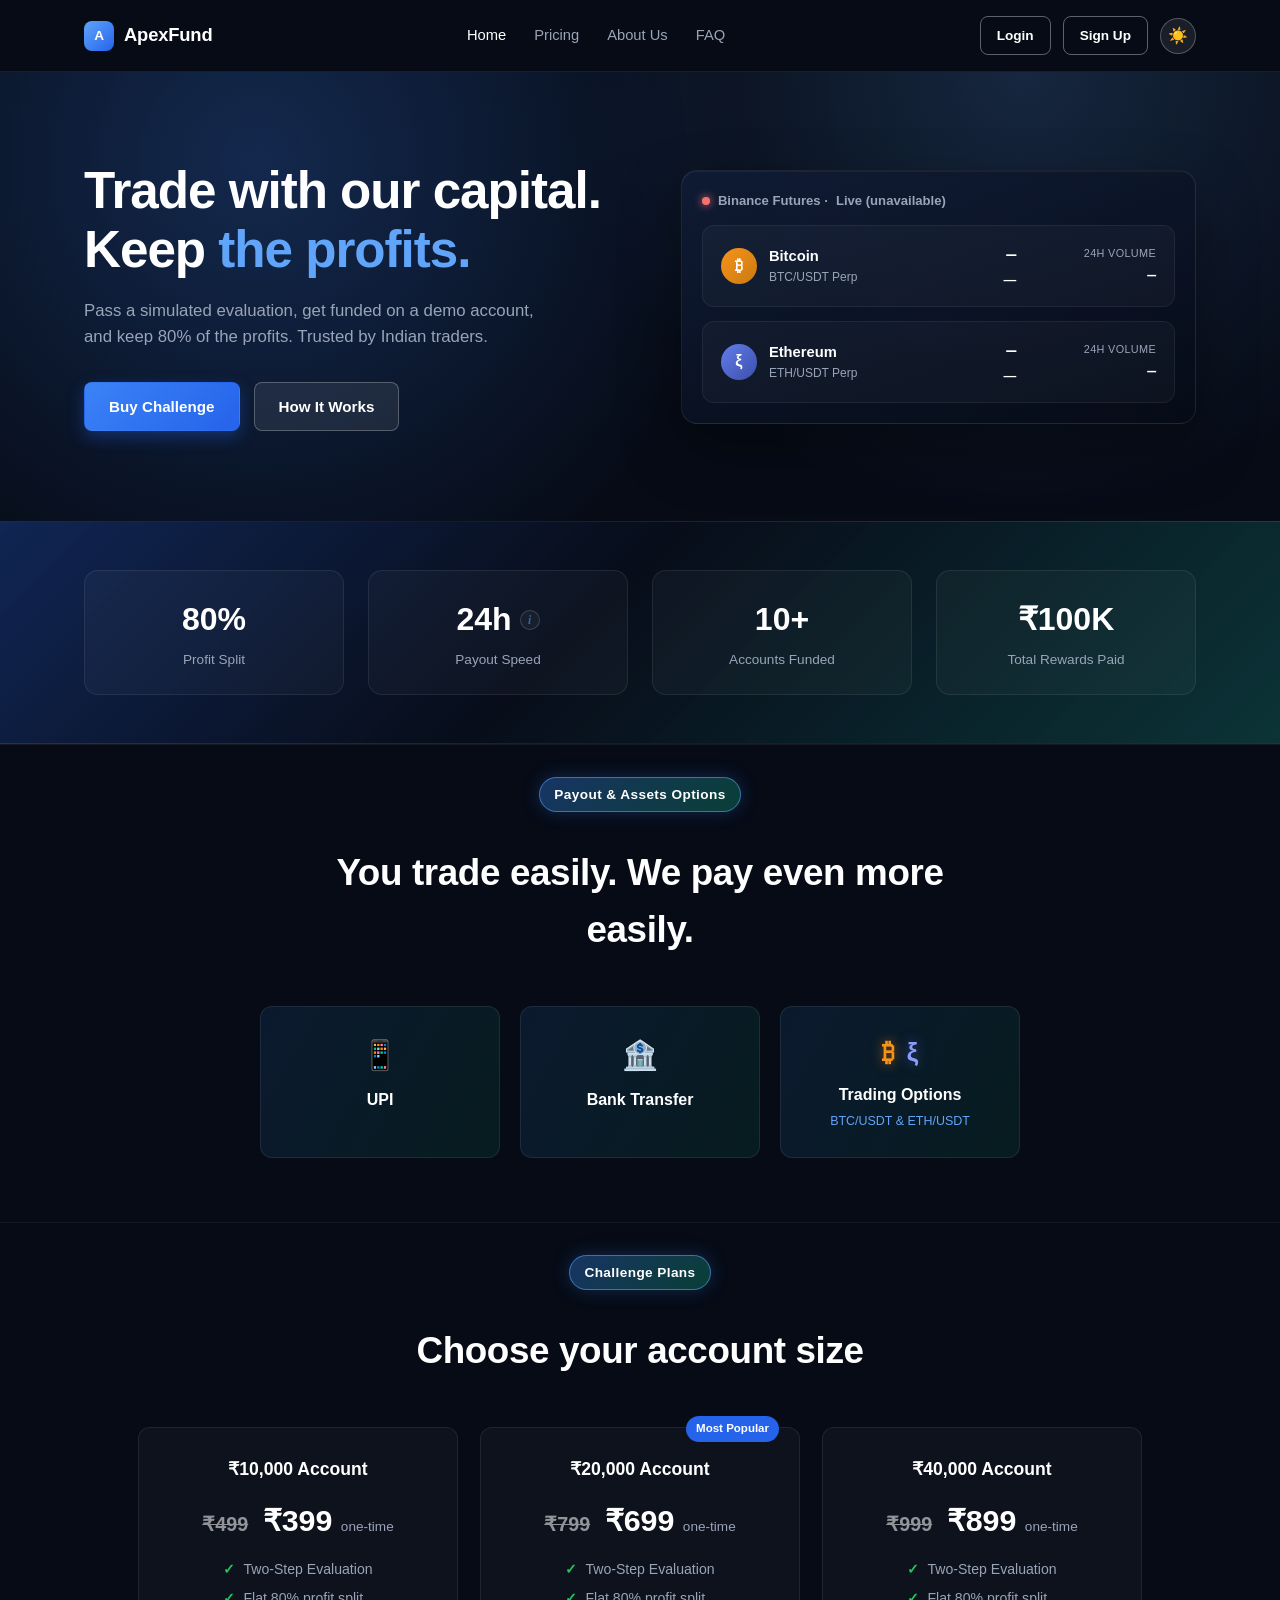
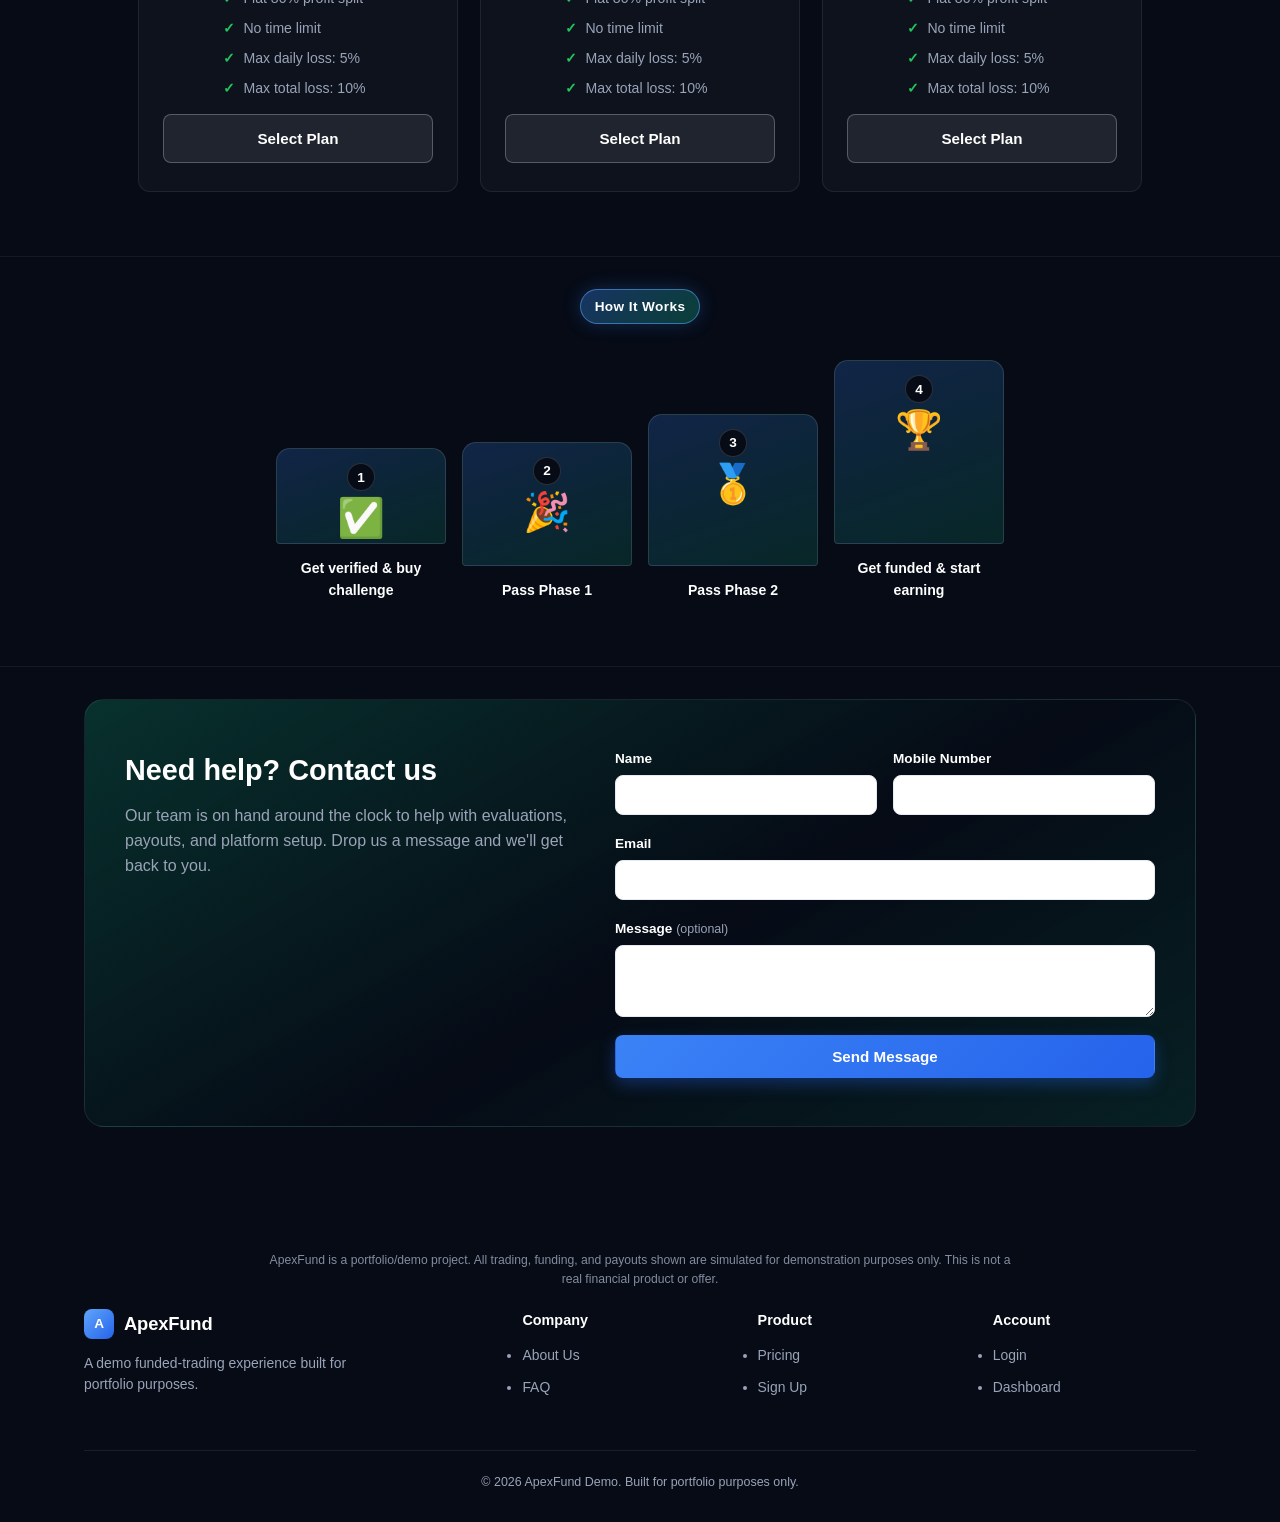
<file: index.html>
<!DOCTYPE html>
<html lang="en" data-theme="dark">

<head>
    <meta charset="UTF-8">

    <script>
        (function () {
            var t = localStorage.getItem("theme");
            if (t) {
                document.documentElement.setAttribute("data-theme", t);
            }
        })();
    </script>

    <meta name="viewport" content="width=device-width, initial-scale=1.0">

    <title>ApexFund - Trade With Our Capital</title>

    <link rel="stylesheet" href="css/style.css">
</head>

<body>

    <header class="site-header">
        <nav class="nav container">

            <a href="index.html" class="nav-brand">
                <span class="mark">A</span> ApexFund
            </a>

            <ul class="nav-links">
                <li><a href="index.html">Home</a></li>
                <li><a href="pricing.html">Pricing</a></li>
                <li><a href="about.html">About Us</a></li>
                <li><a href="faq.html">FAQ</a></li>
            </ul>

            <div class="nav-actions-group">
                <div class="nav-actions" id="navActions"></div>

                <button
                    id="themeToggle"
                    class="theme-toggle"
                    aria-label="Toggle dark/light theme"
                    type="button"
                >
                    &#127769;
                </button>
            </div>

            <button
                class="nav-toggle"
                aria-label="Toggle menu"
                type="button"
            >
                &#9776;
            </button>

        </nav>
    </header>

    <main>

        <!-- Hero Section -->
        <section class="hero">
            <div class="container hero-grid">

                <div class="hero-copy">
                    <h1>
                        Trade with our capital.<br>
                        Keep <span>the profits.</span>
                    </h1>

                    <p class="lede">
                        Pass a simulated evaluation, get funded on a demo account,
                        and keep 80% of the profits. Trusted by Indian traders.
                    </p>

                    <div class="hero-ctas">
                        <a href="pricing.html" class="btn btn-primary">
                            Buy Challenge
                        </a>

                        <a href="faq.html" class="btn btn-ghost-light">
                            How It Works
                        </a>
                    </div>
                </div>

                <div class="hero-chart-panel" id="heroChartPanel">

                    <div class="chart-panel-head">
                        <div class="chart-pair">
                            <span class="chart-dot" id="chartDot"></span>
                            Binance Futures &middot;
                            <span id="chartStatus">Connecting&hellip;</span>
                        </div>
                    </div>

                    <div class="market-list" id="marketList">

                        <!-- Bitcoin -->
                        <div class="market-row" data-symbol="BTCUSDT">

                            <div class="market-coin">
                                <span class="coin-badge coin-btc">&#8383;</span>

                                <div>
                                    <div class="coin-name">Bitcoin</div>
                                    <div class="coin-pair">BTC/USDT Perp</div>
                                </div>
                            </div>

                            <div class="market-price">
                                <div class="price-value" id="priceBTC">&mdash;</div>
                                <div class="price-change" id="changeBTC">&mdash;</div>
                            </div>

                            <div class="market-volume">
                                <div class="vol-label">24h Volume</div>
                                <div class="vol-value" id="volBTC">&mdash;</div>
                            </div>

                        </div>

                        <!-- Ethereum -->
                        <div class="market-row" data-symbol="ETHUSDT">

                            <div class="market-coin">
                                <span class="coin-badge coin-eth">&xi;</span>

                                <div>
                                    <div class="coin-name">Ethereum</div>
                                    <div class="coin-pair">ETH/USDT Perp</div>
                                </div>
                            </div>

                            <div class="market-price">
                                <div class="price-value" id="priceETH">&mdash;</div>
                                <div class="price-change" id="changeETH">&mdash;</div>
                            </div>

                            <div class="market-volume">
                                <div class="vol-label">24h Volume</div>
                                <div class="vol-value" id="volETH">&mdash;</div>
                            </div>

                        </div>

                    </div>
                </div>

            </div>
        </section>

        <!-- Stats Section -->
        <section class="stats">
            <div class="container">

                <div class="stats-grid">

                    <div class="stat-card">
                        <div class="stat-num">80%</div>
                        <div class="stat-label">Profit Split</div>
                    </div>

                    <div class="stat-card">
                        <div class="stat-num-row">
                            <span class="stat-num">24h</span>

                            <button
                                type="button"
                                class="info-btn"
                                id="payoutInfoBtn"
                                aria-expanded="false"
                            >
                                i
                            </button>
                        </div>

                        <div class="stat-label">Payout Speed</div>

                        <div class="info-popover" id="payoutInfoPopover">
                            Upon reaching the minimum payout of &#8377;1,000.
                        </div>
                    </div>

                    <div class="stat-card">
                        <div class="stat-num">10+</div>
                        <div class="stat-label">Accounts Funded</div>
                    </div>

                    <div class="stat-card">
                        <div class="stat-num">&#8377;100K</div>
                        <div class="stat-label">Total Rewards Paid</div>
                    </div>

                </div>

            </div>
        </section>

        <!-- Payout & Assets Options -->
        <section class="section section-dark">
            <div class="container">

                <div class="section-head">
                    <span class="eyebrow">Payout &amp; Assets Options</span>

                    <h2>
                        You trade easily. We pay even more easily.
                    </h2>
                </div>

                <div class="methods-grid methods-grid-3">

                    <div class="method-card method-card-dark">
                        <div class="icon">&#128241;</div>
                        <h4>UPI</h4>
                    </div>

                    <div class="method-card method-card-dark">
                        <div class="icon">&#127974;</div>
                        <h4>Bank Transfer</h4>
                    </div>

                    <div class="method-card method-card-dark">

                        <div class="trade-icons">
                            <span class="icon icon-btc">&#8383;</span>
                            <span class="icon icon-eth">&xi;</span>
                        </div>

                        <h4>Trading Options</h4>

                        <p class="method-hint">
                            BTC/USDT &amp; ETH/USDT
                        </p>

                    </div>

                </div>

            </div>
        </section>

        <!-- Challenge Plans -->
        <section class="section section-dark">
            <div class="container">

                <div class="section-head">
                    <span class="eyebrow">Challenge Plans</span>
                    <h2>Choose your account size</h2>
                </div>

                <div class="plans-grid plans-grid-3">

                    <!-- ₹10,000 Plan -->
                    <div class="plan-card plan-card-dark">

                        <h3>&#8377;10,000 Account</h3>

                        <div class="plan-price">
                            <span class="price-strike">&#8377;499</span>
                            &#8377;399
                            <small>one-time</small>
                        </div>

                        <ul>
                            <li>Two-Step Evaluation</li>
                            <li>Flat 80% profit split</li>
                            <li>No time limit</li>
                            <li>Max daily loss: 5%</li>
                            <li>Max total loss: 10%</li>
                        </ul>

                        <a
                            href="checkout.html?plan=two-step-10000"
                            class="btn btn-ghost-light btn-block"
                        >
                            Select Plan
                        </a>

                    </div>

                    <!-- ₹20,000 Plan -->
                    <div class="plan-card plan-card-dark">

                        <span class="plan-badge">Most Popular</span>

                        <h3>&#8377;20,000 Account</h3>

                        <div class="plan-price">
                            <span class="price-strike">&#8377;799</span>
                            &#8377;699
                            <small>one-time</small>
                        </div>

                        <ul>
                            <li>Two-Step Evaluation</li>
                            <li>Flat 80% profit split</li>
                            <li>No time limit</li>
                            <li>Max daily loss: 5%</li>
                            <li>Max total loss: 10%</li>
                        </ul>

                        <a
                            href="checkout.html?plan=two-step-20000"
                            class="btn btn-ghost-light btn-block"
                        >
                            Select Plan
                        </a>

                    </div>

                    <!-- ₹40,000 Plan -->
                    <div class="plan-card plan-card-dark">

                        <h3>&#8377;40,000 Account</h3>

                        <div class="plan-price">
                            <span class="price-strike">&#8377;999</span>
                            &#8377;899
                            <small>one-time</small>
                        </div>

                        <ul>
                            <li>Two-Step Evaluation</li>
                            <li>Flat 80% profit split</li>
                            <li>No time limit</li>
                            <li>Max daily loss: 5%</li>
                            <li>Max total loss: 10%</li>
                        </ul>

                        <a
                            href="checkout.html?plan=two-step-40000"
                            class="btn btn-ghost-light btn-block"
                        >
                            Select Plan
                        </a>

                    </div>

                </div>

            </div>
        </section>

        <!-- How It Works -->
        <section class="section section-dark">
            <div class="container">

                <div class="section-head section-head-tight">
                    <span class="eyebrow">How It Works</span>
                </div>

                <div class="stairs">

                    <div class="stair-step stair-1">
                        <div class="stair-platform">
                            <div class="stair-num">1</div>
                            <div class="stair-icon">&#9989;</div>
                        </div>

                        <h4>Get verified &amp; buy challenge</h4>
                    </div>

                    <div class="stair-step stair-2">
                        <div class="stair-platform">
                            <div class="stair-num">2</div>
                            <div class="stair-icon stair-icon-small">
                                &#127881;
                            </div>
                        </div>

                        <h4>Pass Phase 1</h4>
                    </div>

                    <div class="stair-step stair-3">
                        <div class="stair-platform">
                            <div class="stair-num">3</div>
                            <div class="stair-icon stair-icon-big">
                                &#129351;
                            </div>
                        </div>

                        <h4>Pass Phase 2</h4>
                    </div>

                    <div class="stair-step stair-4">
                        <div class="stair-platform">
                            <div class="stair-num">4</div>
                            <div class="stair-icon stair-icon-trophy">
                                &#127942;
                            </div>
                        </div>

                        <h4>Get funded &amp; start earning</h4>
                    </div>

                </div>

            </div>
        </section>

        <!-- Contact Section -->
        <section class="section section-dark">
            <div class="container">

                <div class="contact-card">

                    <div class="contact-info">
                        <h2>Need help? Contact us</h2>

                        <p>
                            Our team is on hand around the clock to help with evaluations,
                            payouts, and platform setup. Drop us a message and we'll get back to you.
                        </p>
                    </div>

                    <form
                        id="contactForm"
                        class="contact-form"
                        novalidate
                    >

                        <div class="field-row">

                            <div class="field">
                                <label for="contactName">Name</label>

                                <input
                                    type="text"
                                    id="contactName"
                                    name="name"
                                    required
                                    autocomplete="name"
                                >
                            </div>

                            <div class="field">
                                <label for="contactMobile">Mobile Number</label>

                                <input
                                    type="tel"
                                    id="contactMobile"
                                    name="mobile"
                                    required
                                    autocomplete="tel"
                                >
                            </div>

                        </div>

                        <div class="field">
                            <label for="contactEmail">Email</label>

                            <input
                                type="email"
                                id="contactEmail"
                                name="email"
                                required
                                autocomplete="email"
                            >
                        </div>

                        <div class="field">
                            <label for="contactMessage">
                                Message
                                <span class="optional">(optional)</span>
                            </label>

                            <textarea
                                id="contactMessage"
                                name="message"
                                rows="3"
                            ></textarea>
                        </div>

                        <button
                            type="submit"
                            class="btn btn-primary btn-block"
                        >
                            Send Message
                        </button>

                    </form>

                </div>

            </div>
        </section>

    </main>

    <!-- Footer -->
    <footer class="site-footer">
        <div class="container">

            <p class="footer-disclaimer">
                ApexFund is a portfolio/demo project. All trading, funding, and payouts shown
                are simulated for demonstration purposes only. This is not a real financial
                product or offer.
            </p>

            <div class="footer-grid">

                <div class="footer-brand">

                    <div class="nav-brand" style="margin-bottom: 10px;">
                        <span class="mark">A</span> ApexFund
                    </div>

                    <p>
                        A demo funded-trading experience built for portfolio purposes.
                    </p>

                </div>

                <div>
                    <h4>Company</h4>

                    <ul>
                        <li>
                            <a href="about.html">About Us</a>
                        </li>
                        <li>
                            <a href="faq.html">FAQ</a>
                        </li>
                    </ul>
                </div>

                <div>
                    <h4>Product</h4>

                    <ul>
                        <li>
                            <a href="pricing.html">Pricing</a>
                        </li>
                        <li>
                            <a href="signup.html">Sign Up</a>
                        </li>
                    </ul>
                </div>

                <div>
                    <h4>Account</h4>

                    <ul>
                        <li>
                            <a href="login.html">Login</a>
                        </li>
                        <li>
                            <a href="dashboard.html">Dashboard</a>
                        </li>
                    </ul>
                </div>

            </div>

            <div class="footer-bottom">
                &copy; 2026 ApexFund Demo. Built for portfolio purposes only.
            </div>

        </div>
    </footer>

    <!-- JavaScript -->
    <script src="js/data.js"></script>
    <script src="js/auth.js"></script>
    <script src="js/nav.js"></script>
    <script src="js/theme.js"></script>
    <script src="js/market-ticker.js"></script>
    <script src="js/stats-info.js"></script>
    <script src="js/contact.js"></script>

</body>
</html>
</file>
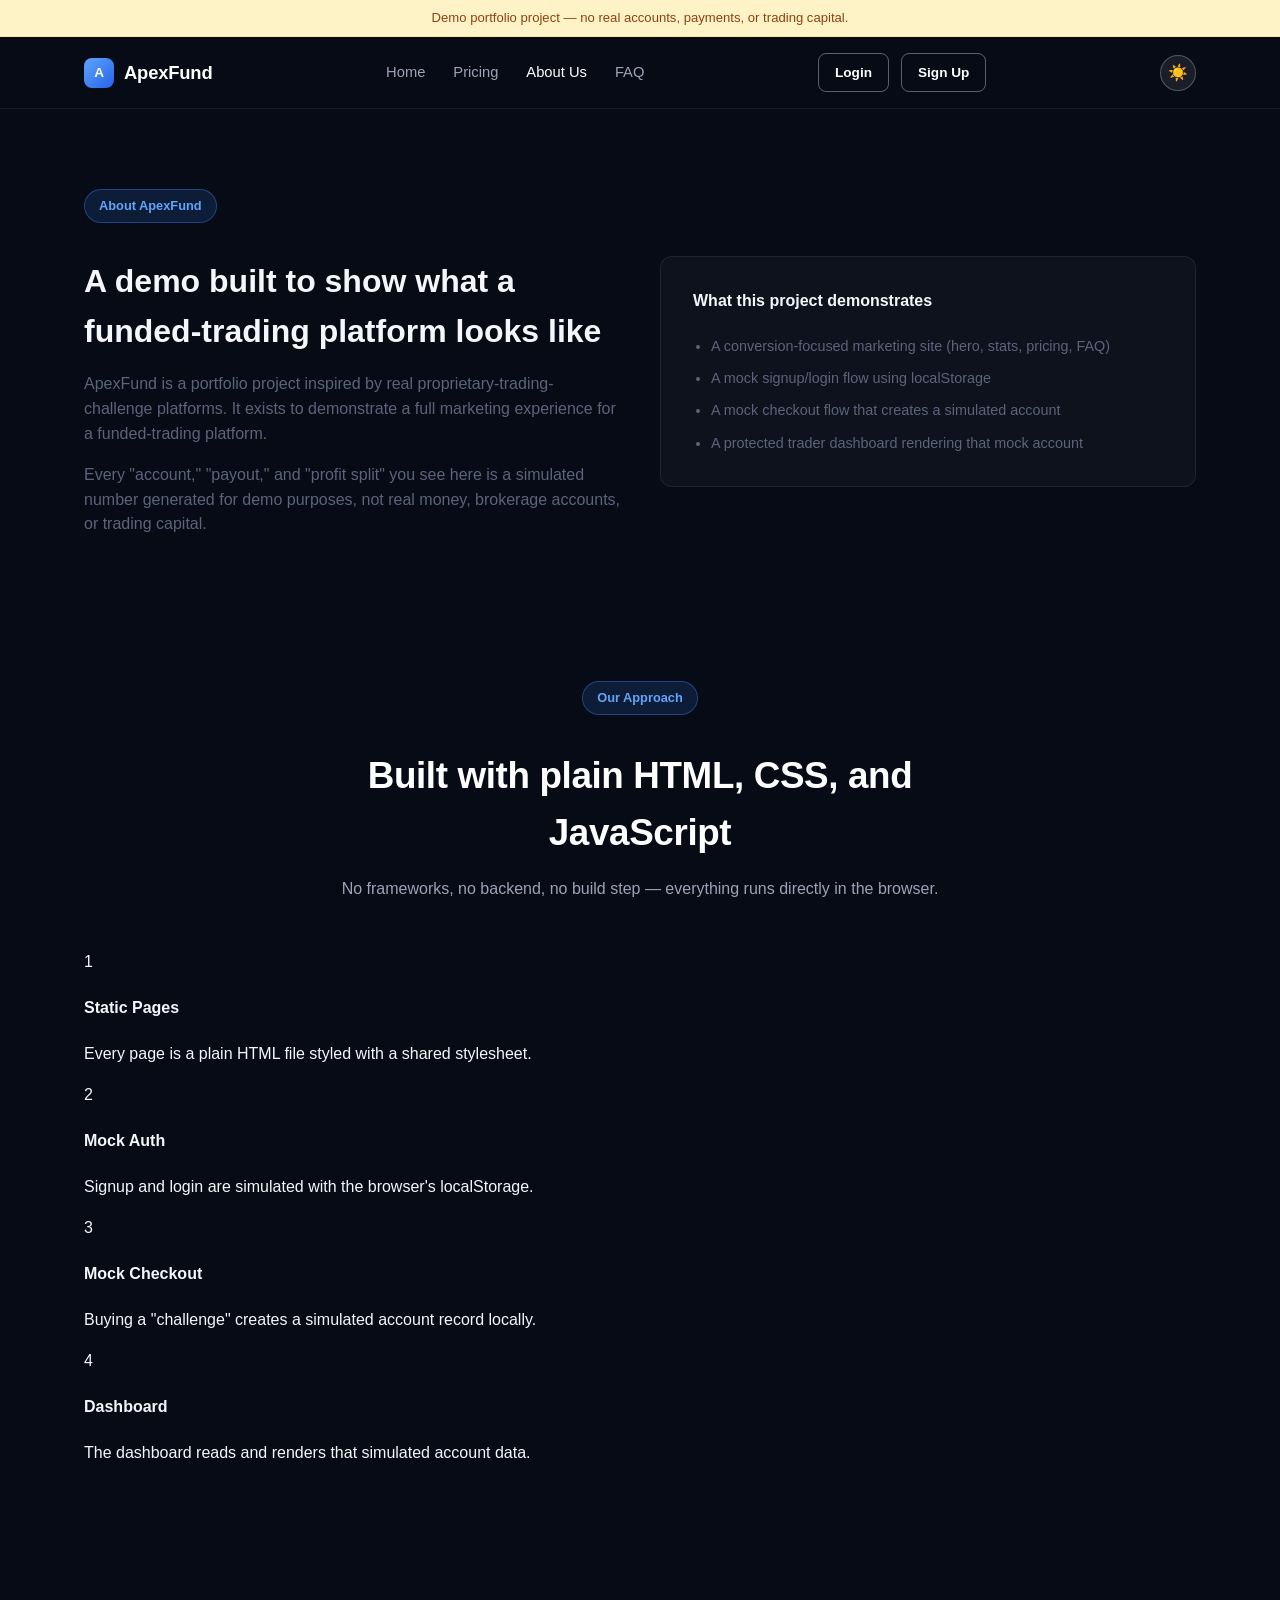
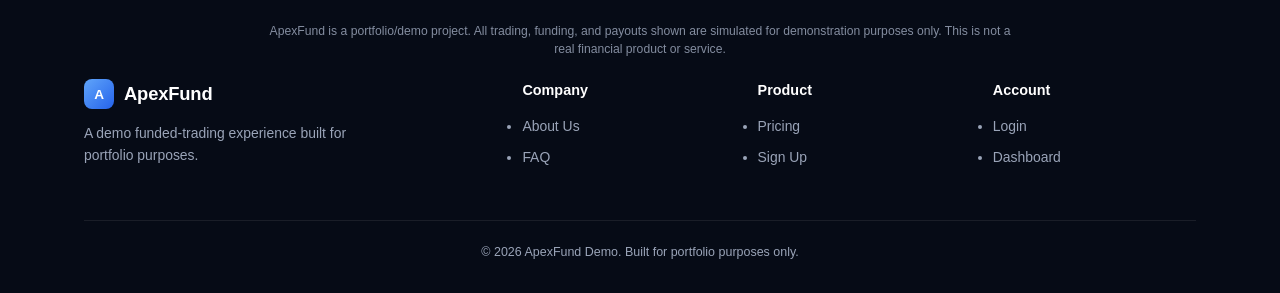
<file: about.html>
<!DOCTYPE html>
<html lang="en" data-theme="dark">
<head>
    <meta charset="UTF-8">

    <script>
        (function () {
            var t = localStorage.getItem("theme");
            if (t) {
                document.documentElement.setAttribute("data-theme", t);
            }
        })();
    </script>

    <meta name="viewport" content="width=device-width, initial-scale=1.0">

    <title>About Us - ApexFund</title>

    <link rel="stylesheet" href="css/style.css">
</head>

<body>

    <div class="demo-banner">
        Demo portfolio project — no real accounts, payments, or trading capital.
    </div>

    <header class="site-header">
        <nav class="nav container">

            <a href="index.html" class="nav-brand">
                <span class="mark">A</span> ApexFund
            </a>

            <ul class="nav-links">
                <li><a href="index.html">Home</a></li>
                <li><a href="pricing.html">Pricing</a></li>
                <li><a href="about.html">About Us</a></li>
                <li><a href="faq.html">FAQ</a></li>
            </ul>

            <div class="nav-actions" id="navActions"></div>

            <div class="nav-actions-group">
                <button
                    id="themeToggle"
                    class="theme-toggle"
                    aria-label="Toggle dark/light theme"
                    type="button"
                >
                    &#127769;
                </button>
            </div>

        </nav>

        <button
            class="nav-toggle"
            aria-label="Toggle menu"
            type="button"
        >
            &#9776;
        </button>
    </header>

    <main>

        <section class="section">
            <div class="container">
                <div class="two-col">

                    <div>
                        <span class="eyebrow">About ApexFund</span>

                        <h2 style="font-size: 2rem; margin: 14px 0;">
                            A demo built to show what a funded-trading platform looks like
                        </h2>

                        <p style="color: var(--gray-600); margin-bottom: 16px;">
                            ApexFund is a portfolio project inspired by real
                            proprietary-trading-challenge platforms. It exists to demonstrate
                            a full marketing experience for a funded-trading platform.
                        </p>

                        <p style="color: var(--gray-600); margin-bottom: 16px;">
                            Every "account," "payout," and "profit split" you see here is a
                            simulated number generated for demo purposes, not real money,
                            brokerage accounts, or trading capital.
                        </p>
                    </div>

                    <div>
                        <div class="dash-card" style="padding: 32px;">
                            <h4 style="margin-top: 0;">
                                What this project demonstrates
                            </h4>

                            <ul
                                style="
                                    color: var(--gray-600);
                                    font-size: 0.9rem;
                                    display: flex;
                                    flex-direction: column;
                                    gap: 10px;
                                    list-style: disc;
                                    padding-left: 18px;
                                "
                            >
                                <li>
                                    A conversion-focused marketing site (hero, stats, pricing, FAQ)
                                </li>
                                <li>
                                    A mock signup/login flow using localStorage
                                </li>
                                <li>
                                    A mock checkout flow that creates a simulated account
                                </li>
                                <li>
                                    A protected trader dashboard rendering that mock account
                                </li>
                            </ul>
                        </div>
                    </div>

                </div>
            </div>
        </section>

        <section class="section section-alt">
            <div class="container">

                <div class="section-head">
                    <span class="eyebrow">Our Approach</span>

                    <h2>Built with plain HTML, CSS, and JavaScript</h2>

                    <p>
                        No frameworks, no backend, no build step — everything runs directly in the browser.
                    </p>
                </div>

                <div class="steps-grid">

                    <div class="step-card">
                        <div class="step-num">1</div>
                        <h4>Static Pages</h4>
                        <p>
                            Every page is a plain HTML file styled with a shared stylesheet.
                        </p>
                    </div>

                    <div class="step-card">
                        <div class="step-num">2</div>
                        <h4>Mock Auth</h4>
                        <p>
                            Signup and login are simulated with the browser's localStorage.
                        </p>
                    </div>

                    <div class="step-card">
                        <div class="step-num">3</div>
                        <h4>Mock Checkout</h4>
                        <p>
                            Buying a "challenge" creates a simulated account record locally.
                        </p>
                    </div>

                    <div class="step-card">
                        <div class="step-num">4</div>
                        <h4>Dashboard</h4>
                        <p>
                            The dashboard reads and renders that simulated account data.
                        </p>
                    </div>

                </div>

            </div>
        </section>

    </main>

    <footer class="site-footer">
        <div class="container">

            <p class="footer-disclaimer">
                ApexFund is a portfolio/demo project. All trading, funding, and payouts shown
                are simulated for demonstration purposes only. This is not a real financial
                product or service.
            </p>

            <div class="footer-grid">

                <div class="footer-brand">
                    <div class="nav-brand" style="margin-bottom: 10px;">
                        <span class="mark">A</span> ApexFund
                    </div>

                    <p>
                        A demo funded-trading experience built for portfolio purposes.
                    </p>
                </div>

                <div>
                    <h4>Company</h4>
                    <ul>
                        <li><a href="about.html">About Us</a></li>
                        <li><a href="faq.html">FAQ</a></li>
                    </ul>
                </div>

                <div>
                    <h4>Product</h4>
                    <ul>
                        <li><a href="pricing.html">Pricing</a></li>
                        <li><a href="signup.html">Sign Up</a></li>
                    </ul>
                </div>

                <div>
                    <h4>Account</h4>
                    <ul>
                        <li><a href="login.html">Login</a></li>
                        <li><a href="dashboard.html">Dashboard</a></li>
                    </ul>
                </div>

            </div>

            <div class="footer-bottom">
                &copy; 2026 ApexFund Demo. Built for portfolio purposes only.
            </div>

        </div>
    </footer>

    <script src="js/data.js"></script>
    <script src="js/auth.js"></script>
    <script src="js/nav.js"></script>
    <script src="js/theme.js"></script>

</body>
</html>
</file>
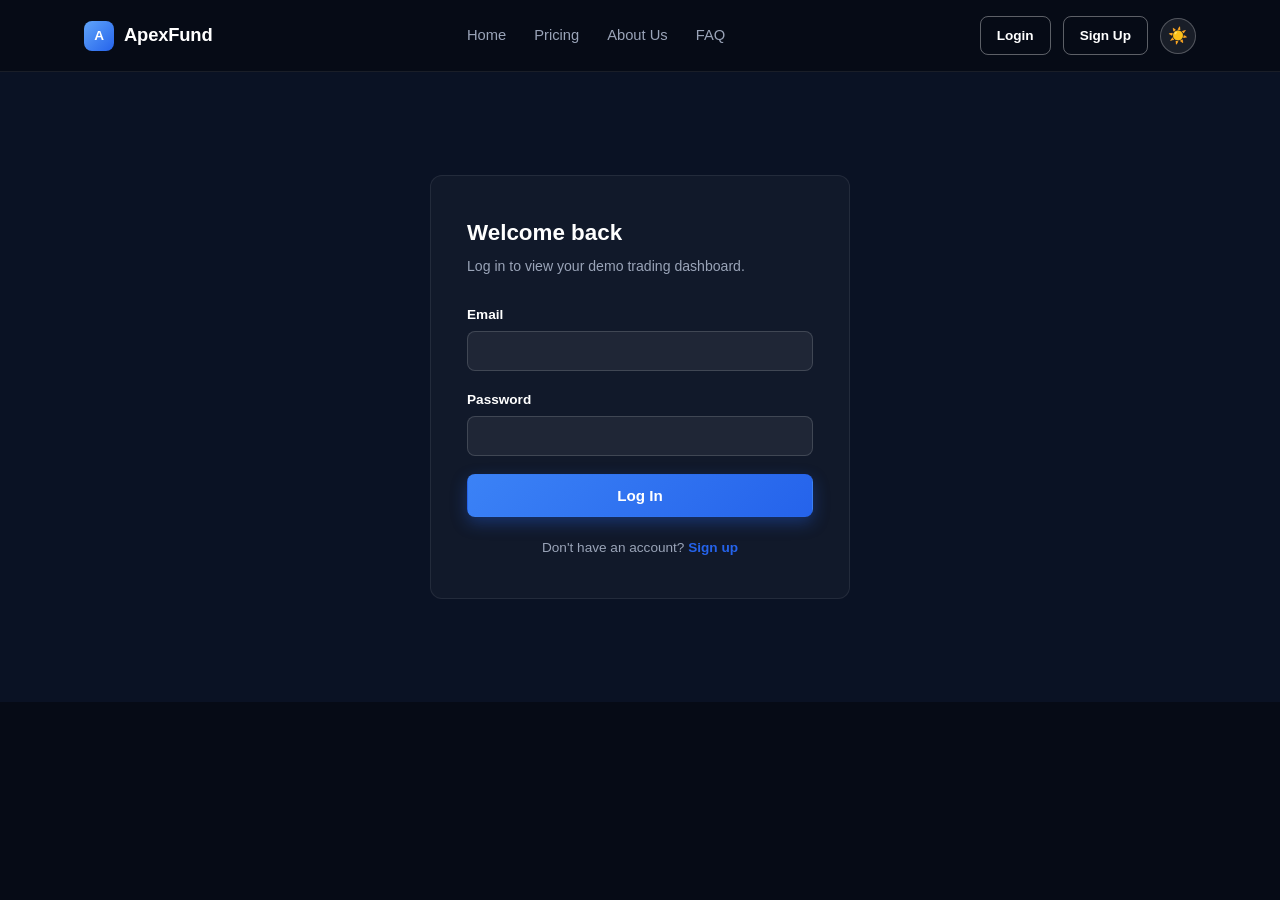
<file: dashboard.html>
<!DOCTYPE html>
<html lang="en" data-theme="dark">
<head>
    <meta charset="UTF-8">

    <script>
        (function () {
            var t = localStorage.getItem("theme");
            if (t) {
                document.documentElement.setAttribute("data-theme", t);
            }
        })();
    </script>

    <meta name="viewport" content="width=device-width, initial-scale=1.0">

    <title>Dashboard - ApexFund</title>

    <link rel="stylesheet" href="css/style.css">
</head>

<body>

    <header class="site-header">
        <nav class="nav container">

            <a href="index.html" class="nav-brand">
                <span class="mark">A</span> ApexFund
            </a>

            <ul class="nav-links">
                <li><a href="index.html">Home</a></li>
                <li><a href="pricing.html">Pricing</a></li>
                <li><a href="about.html">About Us</a></li>
                <li><a href="faq.html">FAQ</a></li>
            </ul>

            <div class="nav-actions-group">
                <div class="nav-actions" id="navActions"></div>

                <button
                    id="themeToggle"
                    class="theme-toggle"
                    aria-label="Toggle dark/light theme"
                    type="button"
                >
                    &#127769;
                </button>
            </div>

            <button
                class="nav-toggle"
                aria-label="Toggle menu"
                type="button"
            >
                &#9776;
            </button>

        </nav>
    </header>

    <div class="dash-header">
        <div class="container">
            <h1 id="dashGreeting">Dashboard</h1>

            <p>
                Simulated trading accounts — all data below is mock data for demo purposes.
            </p>
        </div>
    </div>

    <main>
        <div class="container" id="dashRoot">
            <!-- Dashboard content is populated by dashboard.js -->
        </div>
    </main>

    <script src="js/data.js"></script>
    <script src="js/auth.js"></script>
    <script src="js/nav.js"></script>
    <script src="js/theme.js"></script>
    <script src="js/dashboard.js"></script>

</body>
</html>
</file>
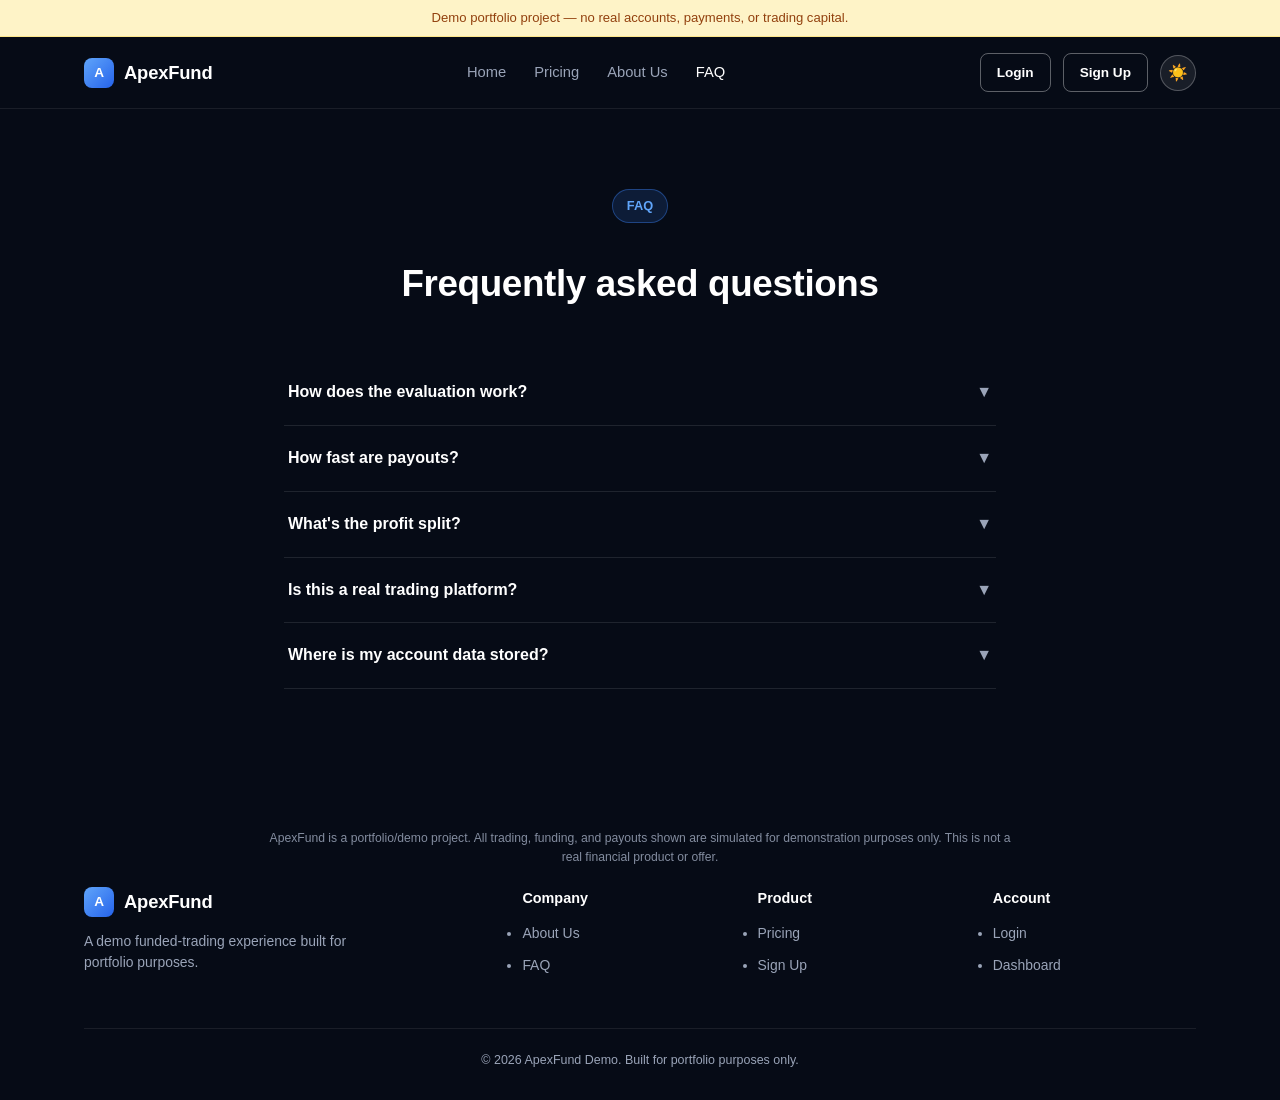
<file: faq.html>
<!DOCTYPE html>
<html lang="en" data-theme="dark">
<head>
    <meta charset="UTF-8">

    <script>
        (function () {
            var t = localStorage.getItem("theme");
            if (t) {
                document.documentElement.setAttribute("data-theme", t);
            }
        })();
    </script>

    <meta name="viewport" content="width=device-width, initial-scale=1.0">

    <title>FAQ - ApexFund</title>

    <link rel="stylesheet" href="css/style.css">
</head>

<body>

    <div class="demo-banner">
        Demo portfolio project — no real accounts, payments, or trading capital.
    </div>

    <header class="site-header">
        <nav class="nav container">

            <a href="index.html" class="nav-brand">
                <span class="mark">A</span> ApexFund
            </a>

            <ul class="nav-links">
                <li><a href="index.html">Home</a></li>
                <li><a href="pricing.html">Pricing</a></li>
                <li><a href="about.html">About Us</a></li>
                <li><a href="faq.html">FAQ</a></li>
            </ul>

            <div class="nav-actions-group">
                <div class="nav-actions" id="navActions"></div>

                <button
                    id="themeToggle"
                    class="theme-toggle"
                    aria-label="Toggle dark/light theme"
                    type="button"
                >
                    &#127769;
                </button>
            </div>

            <button
                class="nav-toggle"
                aria-label="Toggle menu"
                type="button"
            >
                &#9776;
            </button>

        </nav>
    </header>

</body>
</html>
<section class="section">
    <div class="container" style="max-width: 760px;">

        <div class="section-head">
            <span class="eyebrow">FAQ</span>
            <h2>Frequently asked questions</h2>
        </div>

        <div id="faqList">

            <div class="faq-item">
                <div class="faq-q">
                    How does the evaluation work?
                    <span class="chevron">&#9660;</span>
                </div>

                <div class="faq-a">
                    <p>
                        You trade a simulated demo account and try to hit the profit target
                        for your plan while staying within the max drawdown rules. This is
                        entirely simulated — no real capital is at risk anywhere in this demo.
                    </p>
                </div>
            </div>

            <div class="faq-item">
                <div class="faq-q">
                    How fast are payouts?
                    <span class="chevron">&#9660;</span>
                </div>

                <div class="faq-a">
                    <p>
                        In this demo, the dashboard shows a static mock payout history to
                        illustrate what a 24-hour payout cadence would look like on a real platform.
                    </p>
                </div>
            </div>

            <div class="faq-item">
                <div class="faq-q">
                    What's the profit split?
                    <span class="chevron">&#9660;</span>
                </div>

                <div class="faq-a">
                    <p>
                        Most simulated plans on this demo show a 90% split, with Instant Funding
                        plans shown at 80% purely as example numbers.
                    </p>
                </div>
            </div>

            <div class="faq-item">
                <div class="faq-q">
                    Is this a real trading platform?
                    <span class="chevron">&#9660;</span>
                </div>

                <div class="faq-a">
                    <p>
                        No. ApexFund is a portfolio project built to demonstrate a marketing site,
                        mock checkout, and mock dashboard. There is no real brokerage, capital,
                        or payment processing involved.
                    </p>
                </div>
            </div>

            <div class="faq-item">
                <div class="faq-q">
                    Where is my account data stored?
                    <span class="chevron">&#9660;</span>
                </div>

                <div class="faq-a">
                    <p>
                        Entirely in your browser's localStorage. Nothing is sent to a server,
                        and clearing your browser data will remove your demo account.
                    </p>
                </div>
            </div>

        </div>

    </div>
</section>

<footer class="site-footer">
    <div class="container">

        <p class="footer-disclaimer">
            ApexFund is a portfolio/demo project. All trading, funding, and payouts shown
            are simulated for demonstration purposes only. This is not a real financial
            product or offer.
        </p>

        <div class="footer-grid">

            <div class="footer-brand">
                <div class="nav-brand" style="margin-bottom: 10px;">
                    <span class="mark">A</span> ApexFund
                </div>

                <p>
                    A demo funded-trading experience built for portfolio purposes.
                </p>
            </div>

            <div>
                <h4>Company</h4>
                <ul>
                    <li><a href="about.html">About Us</a></li>
                    <li><a href="faq.html">FAQ</a></li>
                </ul>
            </div>

            <div>
                <h4>Product</h4>
                <ul>
                    <li><a href="pricing.html">Pricing</a></li>
                    <li><a href="signup.html">Sign Up</a></li>
                </ul>
            </div>

            <div>
                <h4>Account</h4>
                <ul>
                    <li><a href="login.html">Login</a></li>
                    <li><a href="dashboard.html">Dashboard</a></li>
                </ul>
            </div>

        </div>

        <div class="footer-bottom">
            &copy; 2026 ApexFund Demo. Built for portfolio purposes only.
        </div>

    </div>
</footer>

<script src="js/data.js"></script>
<script src="js/auth.js"></script>
<script src="js/nav.js"></script>
<script src="js/theme.js"></script>
<script src="js/faq.js"></script>

</body>
</html>
</file>
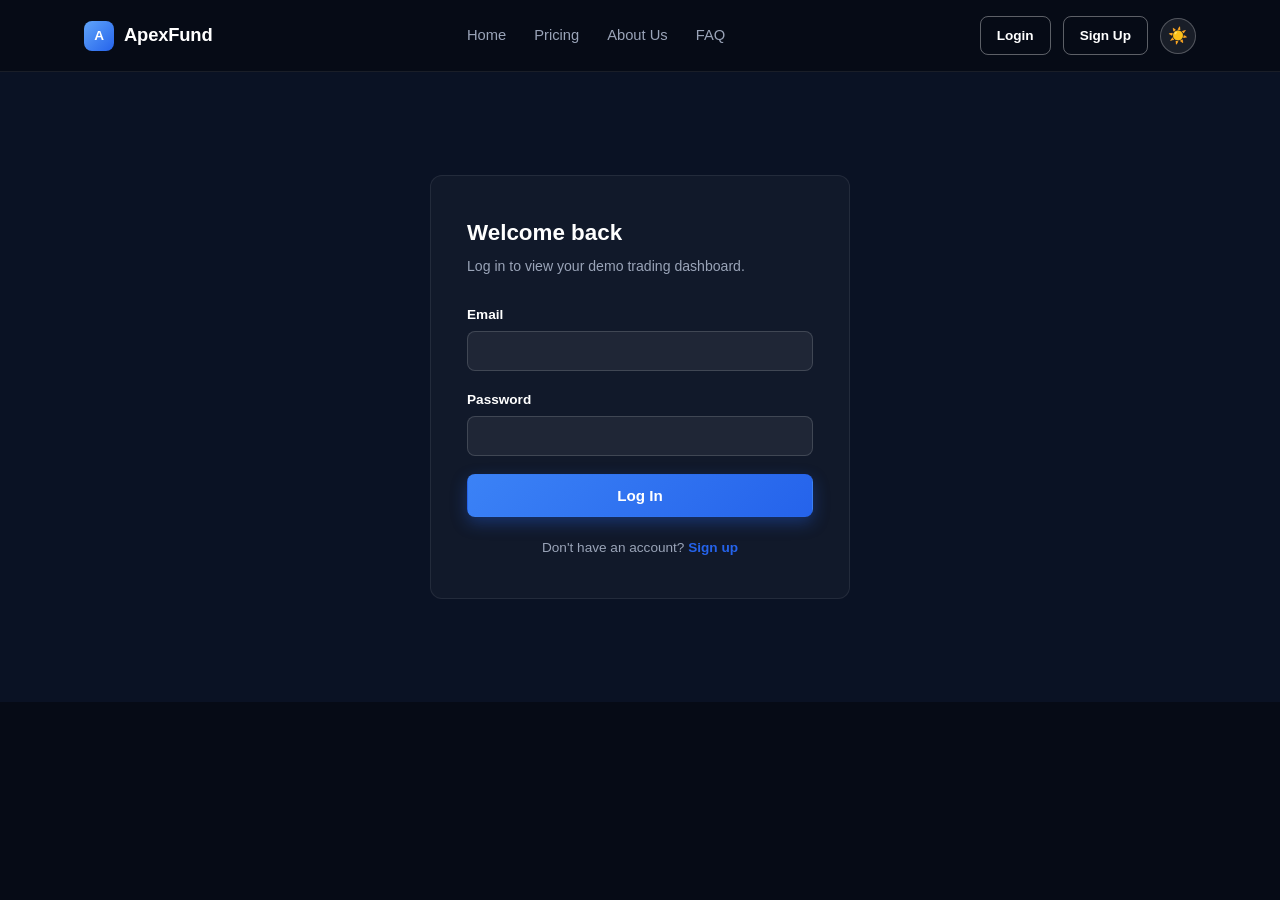
<file: login.html>
<!DOCTYPE html>
<html lang="en" data-theme="dark">

<head>
    <meta charset="UTF-8">

    <script>
        (function () {
            var t = localStorage.getItem("theme");
            if (t) {
                document.documentElement.setAttribute("data-theme", t);
            }
        })();
    </script>

    <meta name="viewport" content="width=device-width, initial-scale=1.0">

    <title>Login - ApexFund</title>

    <link rel="stylesheet" href="css/style.css">
</head>

<body>

    <header class="site-header">
        <nav class="nav container">

            <a href="index.html" class="nav-brand">
                <span class="mark">A</span> ApexFund
            </a>

            <ul class="nav-links">
                <li><a href="index.html">Home</a></li>
                <li><a href="pricing.html">Pricing</a></li>
                <li><a href="about.html">About Us</a></li>
                <li><a href="faq.html">FAQ</a></li>
            </ul>

            <div class="nav-actions-group">
                <div class="nav-actions" id="navActions"></div>

                <button
                    id="themeToggle"
                    class="theme-toggle"
                    aria-label="Toggle dark/light theme"
                    type="button"
                >
                    &#127769;
                </button>
            </div>

            <button
                class="nav-toggle"
                aria-label="Toggle menu"
                type="button"
            >
                &#9776;
            </button>

        </nav>
    </header>

    <main>
        <div class="auth-shell">

            <div class="auth-card">

                <h1>Welcome back</h1>

                <p class="sub">
                    Log in to view your demo trading dashboard.
                </p>

                <div id="formMsg"></div>

                <form id="loginForm">

                    <div class="field">
                        <label for="email">Email</label>

                        <input
                            type="email"
                            id="email"
                            required
                            autocomplete="email"
                        >
                    </div>

                    <div class="field">
                        <label for="password">Password</label>

                        <input
                            type="password"
                            id="password"
                            required
                            autocomplete="current-password"
                        >
                    </div>

                    <button
                        type="submit"
                        class="btn btn-primary btn-block"
                    >
                        Log In
                    </button>

                </form>

                <div class="auth-foot">
                    Don't have an account?
                    <a href="signup.html">Sign up</a>
                </div>

            </div>

        </div>
    </main>

    <script src="js/data.js"></script>
    <script src="js/auth.js"></script>
    <script src="js/nav.js"></script>
    <script src="js/theme.js"></script>

    <script>
        const params = new URLSearchParams(window.location.search);

        if (getSession()) {
            window.location.href =
                params.get("next") || "dashboard.html";
        }

        document
            .getElementById("loginForm")
            .addEventListener("submit", (e) => {
                e.preventDefault();

                const email = document
                    .getElementById("email")
                    .value
                    .trim();

                const password = document
                    .getElementById("password")
                    .value;

                const result = login({
                    email,
                    password
                });

                const msg = document.getElementById("formMsg");

                if (!result.ok) {
                    msg.innerHTML =
                        `<div class="form-msg error">${result.error}</div>`;
                    return;
                }

                window.location.href =
                    params.get("next") || "dashboard.html";
            });
    </script>

</body>
</html>
</file>
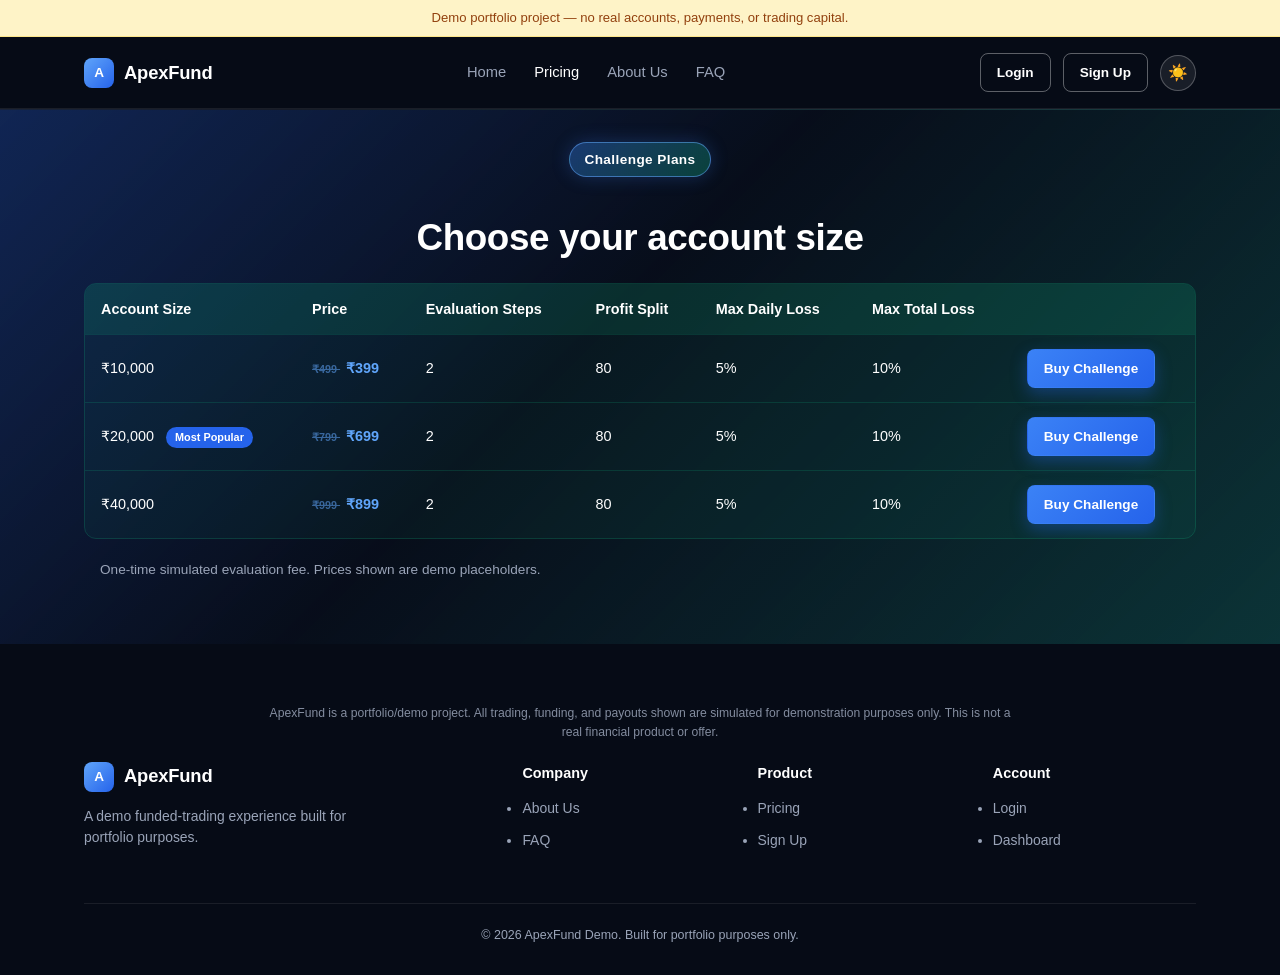
<file: pricing.html>
<!DOCTYPE html>
<html lang="en" data-theme="dark">

<head>
    <meta charset="UTF-8">

    <script>
        (function () {
            var t = localStorage.getItem("theme");
            if (t) {
                document.documentElement.setAttribute("data-theme", t);
            }
        })();
    </script>

    <meta name="viewport" content="width=device-width, initial-scale=1.0">

    <title>Pricing - ApexFund</title>

    <link rel="stylesheet" href="css/style.css">
</head>

<body>

    <div class="demo-banner">
        Demo portfolio project — no real accounts, payments, or trading capital.
    </div>

    <header class="site-header">
        <nav class="nav container">

            <a href="index.html" class="nav-brand">
                <span class="mark">A</span> ApexFund
            </a>

            <ul class="nav-links">
                <li><a href="index.html">Home</a></li>
                <li><a href="pricing.html">Pricing</a></li>
                <li><a href="about.html">About Us</a></li>
                <li><a href="faq.html">FAQ</a></li>
            </ul>

            <div class="nav-actions-group">
                <div class="nav-actions" id="navActions"></div>

                <button
                    id="themeToggle"
                    class="theme-toggle"
                    aria-label="Toggle dark/light theme"
                    type="button"
                >
                    &#127769;
                </button>
            </div>

            <button
                class="nav-toggle"
                aria-label="Toggle menu"
                type="button"
            >
                &#9776;
            </button>

        </nav>
    </header>

    <main>

        <section class="section section-dark pricing-green">
            <div class="container">

                <div class="section-head section-head-tight">
                    <span class="eyebrow">Challenge Plans</span>
                    <h2>Choose your account size</h2>
                </div>

                <div class="pricing-table-wrap">

                    <table class="pricing-table">

                        <thead>
                            <tr>
                                <th>Account Size</th>
                                <th>Price</th>
                                <th>Evaluation Steps</th>
                                <th>Profit Split</th>
                                <th>Max Daily Loss</th>
                                <th>Max Total Loss</th>
                                <th></th>
                            </tr>
                        </thead>

                        <tbody id="pricingRows"></tbody>

                    </table>

                </div>

                <p class="pricing-note">
                    One-time simulated evaluation fee. Prices shown are demo placeholders.
                </p>

            </div>
        </section>

    </main>

    <footer class="site-footer">
        <div class="container">

            <p class="footer-disclaimer">
                ApexFund is a portfolio/demo project. All trading, funding, and payouts shown
                are simulated for demonstration purposes only. This is not a real financial
                product or offer.
            </p>

            <div class="footer-grid">

                <div class="footer-brand">

                    <div class="nav-brand" style="margin-bottom: 10px;">
                        <span class="mark">A</span> ApexFund
                    </div>

                    <p>
                        A demo funded-trading experience built for portfolio purposes.
                    </p>

                </div>

                <div>
                    <h4>Company</h4>

                    <ul>
                        <li>
                            <a href="about.html">About Us</a>
                        </li>
                        <li>
                            <a href="faq.html">FAQ</a>
                        </li>
                    </ul>
                </div>

                <div>
                    <h4>Product</h4>

                    <ul>
                        <li>
                            <a href="pricing.html">Pricing</a>
                        </li>
                        <li>
                            <a href="signup.html">Sign Up</a>
                        </li>
                    </ul>
                </div>

                <div>
                    <h4>Account</h4>

                    <ul>
                        <li>
                            <a href="login.html">Login</a>
                        </li>
                        <li>
                            <a href="dashboard.html">Dashboard</a>
                        </li>
                    </ul>
                </div>

            </div>

            <div class="footer-bottom">
                &copy; 2026 ApexFund Demo. Built for portfolio purposes only.
            </div>

        </div>
    </footer>

    <script src="js/data.js"></script>
    <script src="js/auth.js"></script>
    <script src="js/nav.js"></script>
    <script src="js/theme.js"></script>

    <script>
        function renderRows() {
            document.getElementById("pricingRows").innerHTML = PLANS
                .map(function (p) {
                    return `
                        <tr class="${p.mostPopular ? "now-popular" : ""}">
                            <td>
                                ${formatINR(p.accountSize)}
                                ${p.mostPopular
                                    ? '<span class="popular-tag">Most Popular</span>'
                                    : ""}
                            </td>

                            <td class="price">
                                <span class="price-strike">
                                    ${formatINR(p.originalPrice)}
                                </span>
                                ${formatINR(p.price)}
                            </td>

                            <td>${p.evalSteps}</td>
                            <td>${p.profitSplit}</td>
                            <td>${p.maxDailyLossPct}%</td>
                            <td>${p.maxTotalLossPct}%</td>

                            <td>
                                <a
                                    href="checkout.html?plan=${encodeURIComponent(p.id)}"
                                    class="btn btn-primary btn-sm"
                                >
                                    Buy Challenge
                                </a>
                            </td>
                        </tr>
                    `;
                })
                .join("");
        }

        renderRows();
    </script>

</body>
</html>
</file>
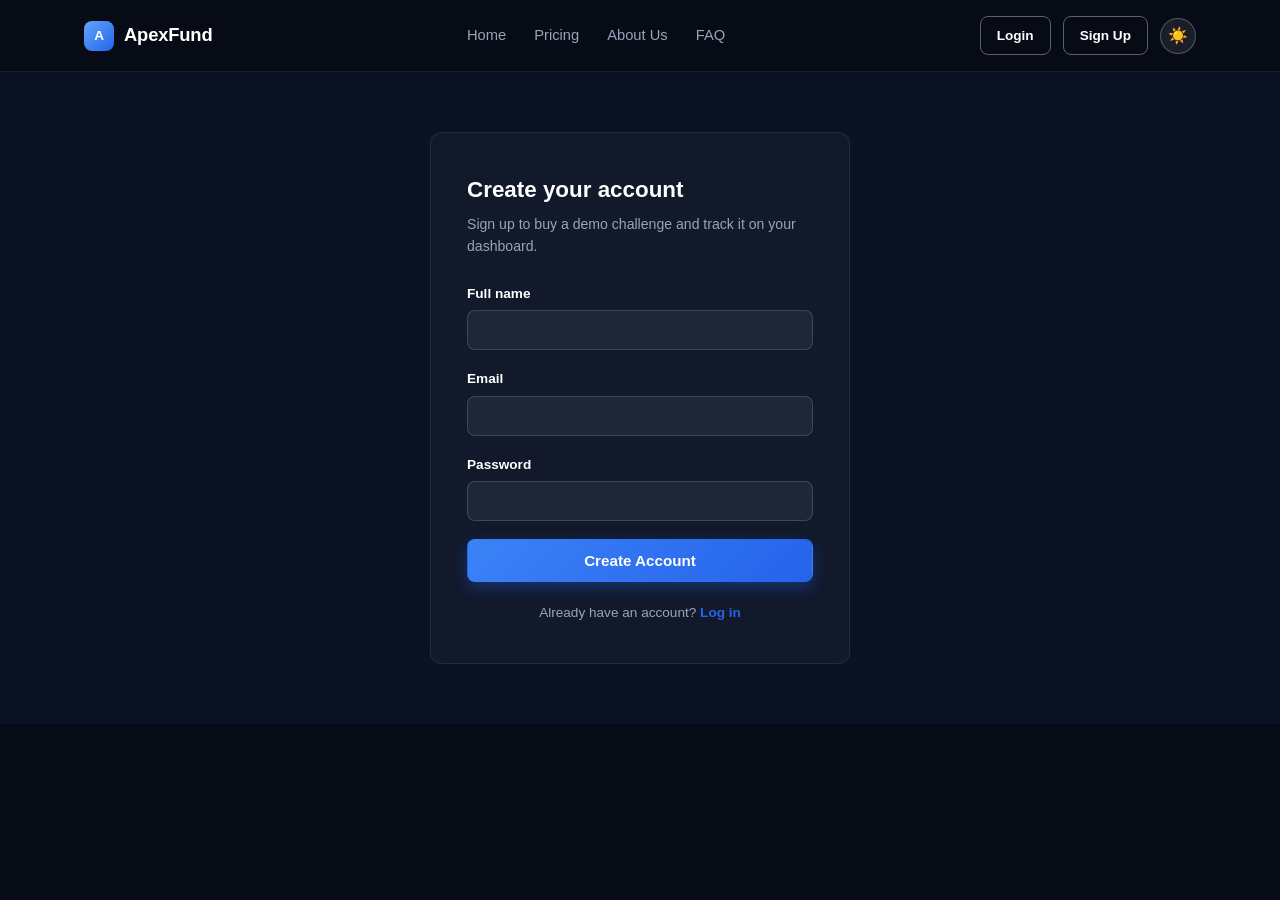
<file: signup.html>
<!DOCTYPE html>
<html lang="en" data-theme="dark">

<head>
    <meta charset="UTF-8">

    <script>
        (function () {
            var t = localStorage.getItem("theme");
            if (t) {
                document.documentElement.setAttribute("data-theme", t);
            }
        })();
    </script>

    <meta name="viewport" content="width=device-width, initial-scale=1.0">

    <title>Sign Up - ApexFund</title>

    <link rel="stylesheet" href="css/style.css">
</head>

<body>

    <header class="site-header">
        <nav class="nav container">

            <a href="index.html" class="nav-brand">
                <span class="mark">A</span> ApexFund
            </a>

            <ul class="nav-links">
                <li><a href="index.html">Home</a></li>
                <li><a href="pricing.html">Pricing</a></li>
                <li><a href="about.html">About Us</a></li>
                <li><a href="faq.html">FAQ</a></li>
            </ul>

            <div class="nav-actions-group">
                <div class="nav-actions" id="navActions"></div>

                <button
                    id="themeToggle"
                    class="theme-toggle"
                    aria-label="Toggle dark/light theme"
                    type="button"
                >
                    &#127769;
                </button>
            </div>

            <button
                class="nav-toggle"
                aria-label="Toggle menu"
                type="button"
            >
                &#9776;
            </button>

        </nav>
    </header>

    <main>
        <div class="auth-shell">

            <div class="auth-card">

                <h1>Create your account</h1>

                <p class="sub">
                    Sign up to buy a demo challenge and track it on your dashboard.
                </p>

                <div id="formMsg"></div>

                <form id="signupForm">

                    <div class="field">
                        <label for="name">Full name</label>

                        <input
                            type="text"
                            id="name"
                            required
                            autocomplete="name"
                        >
                    </div>

                    <div class="field">
                        <label for="email">Email</label>

                        <input
                            type="email"
                            id="email"
                            required
                            autocomplete="email"
                        >
                    </div>

                    <div class="field">
                        <label for="password">Password</label>

                        <input
                            type="password"
                            id="password"
                            required
                            minlength="6"
                            autocomplete="new-password"
                        >
                    </div>

                    <button
                        type="submit"
                        class="btn btn-primary btn-block"
                    >
                        Create Account
                    </button>

                </form>

                <div class="auth-foot">
                    Already have an account?
                    <a href="login.html">Log in</a>
                </div>

            </div>

        </div>
    </main>

    <script src="js/data.js"></script>
    <script src="js/auth.js"></script>
    <script src="js/nav.js"></script>
    <script src="js/theme.js"></script>

    <script>
        const params = new URLSearchParams(window.location.search);

        if (getSession()) {
            window.location.href =
                params.get("next") || "dashboard.html";
        }

        document
            .getElementById("signupForm")
            .addEventListener("submit", (e) => {
                e.preventDefault();

                const name = document
                    .getElementById("name")
                    .value
                    .trim();

                const email = document
                    .getElementById("email")
                    .value
                    .trim();

                const password = document
                    .getElementById("password")
                    .value;

                const result = signup({
                    name,
                    email,
                    password
                });

                const msg = document.getElementById("formMsg");

                if (!result.ok) {
                    msg.innerHTML =
                        `<div class="form-msg error">${result.error}</div>`;
                    return;
                }

                window.location.href =
                    params.get("next") || "dashboard.html";
            });
    </script>

</body>
</html>
</file>
<file: css/style.css>
:root {
  --navy-950: #060b16;
  --navy-900: #0a1224;
  --navy-800: #101c36;
  --navy-700: #16274a;

  --blue-500: #3b82f6;
  --blue-600: #2563eb;
  --blue-400: #60a5fa;

  --white: #ffffff;

  --gray-100: #f4f6fb;
  --gray-200: #e6eaf2;
  --gray-400: #9aa4b8;
  --gray-600: #5b647a;
  --gray-800: #1f2637;

  --green-500: #22c55e;

  --radius: 12px;
  --shadow: 0 8px 24px rgba(15, 23, 42, 0.08);
  --max-width: 1160px;

  font-family: -apple-system, BlinkMacSystemFont, "Segoe UI", Roboto,
    Helvetica, Arial, sans-serif;
}

* {
  box-sizing: border-box;
}

html,
body {
  margin: 0;
  padding: 0;
}

body {
  background: var(--white);
  color: var(--gray-800);
  line-height: 1.55;
}

a {
  color: inherit;
  text-decoration: none;
}

img {
  max-width: 100%;
  display: block;
}

ul {
  margin: 0;
  padding: 0;
}

.container {
  width: 100%;
  max-width: var(--max-width);
  margin: 0 auto;
  padding: 0 24px;
}

/* ---------- Buttons ---------- */

.btn {
  display: inline-flex;
  align-items: center;
  justify-content: center;
  gap: 8px;
  padding: 12px 24px;
  border-radius: 8px;
  font-weight: 600;
  font-size: 0.95rem;
  border: 1px solid transparent;
  cursor: pointer;
  transition:
    transform 0.15s ease,
    background 0.15s ease,
    box-shadow 0.15s ease;
}

.btn:hover {
  transform: translateY(-1px);
}

.btn-primary {
  background: linear-gradient(135deg, var(--blue-500), var(--blue-600));
  color: var(--white);
  box-shadow: 0 6px 16px rgba(37, 99, 235, 0.35);
}

.btn-primary:hover {
  box-shadow: 0 10px 22px rgba(37, 99, 235, 0.45);
}

.btn-outline {
  background: transparent;
  border-color: var(--gray-200);
  color: var(--navy-900);
}

.btn-outline:hover {
  border-color: var(--blue-500);
  color: var(--blue-600);
}

.btn-outline-light {
  background: transparent;
  border-color: rgba(255, 255, 255, 0.35);
  color: var(--white);
}

.btn-outline-light:hover {
  border-color: var(--blue-400);
  background: rgba(255, 255, 255, 0.08);
}

.nav-btn-accent:hover {
  background: linear-gradient(135deg, var(--blue-500), var(--blue-600));
  border-color: transparent;
  box-shadow: 0 10px 22px rgba(37, 99, 235, 0.45);
}

.btn-ghost-light {
  background: rgba(255, 255, 255, 0.08);
  border-color: rgba(255, 255, 255, 0.25);
  color: var(--white);
}

.btn-ghost-light:hover {
  background: rgba(255, 255, 255, 0.16);
}

.btn-block {
  width: 100%;
}

.btn-sm {
  padding: 8px 16px;
  font-size: 0.85rem;
}

/* ---------- Header / Nav ---------- */

.site-header {
  position: sticky;
  top: 0;
  z-index: 50;
  background: var(--navy-950);
  border-bottom: 1px solid rgba(255, 255, 255, 0.08);
}

.nav {
  display: flex;
  align-items: center;
  justify-content: space-between;
  padding: 16px 24px;
}

.nav-brand {
  display: flex;
  align-items: center;
  gap: 10px;
  font-weight: 800;
  font-size: 1.15rem;
  color: var(--white);
  letter-spacing: -0.01em;
}

.nav-brand .mark {
  width: 30px;
  height: 30px;
  border-radius: 8px;
  background: linear-gradient(135deg, var(--blue-400), var(--blue-600));
  display: flex;
  align-items: center;
  justify-content: center;
  font-size: 0.85rem;
  color: var(--white);
}

.nav-links {
  display: flex;
  align-items: center;
  gap: 28px;
  list-style: none;
}

.nav-links a {
  color: var(--gray-400);
  font-size: 0.92rem;
  font-weight: 500;
  transition: color 0.15s ease;
}

.nav-links a:hover,
.nav-links a.active {
  color: var(--white);
}

.nav-actions {
  display: flex;
  align-items: center;
  gap: 12px;
}

.nav-actions-group {
  display: flex;
  align-items: center;
  gap: 12px;
}

.nav-toggle {
  display: none;
  background: none;
  border: none;
  color: var(--white);
  font-size: 1.5rem;
  cursor: pointer;
}

.demo-banner {
  background: #fef3c7;
  color: #92400e;
  text-align: center;
  font-size: 0.82rem;
  padding: 8px 16px;
  border-bottom: 1px solid #fde68a;
}

@media (max-width: 860px) {
  .nav {
    justify-content: flex-start;
  }

  .nav-actions .nav-hide-mobile {
    display: none;
  }

  .nav-toggle {
    display: block;
    order: 1;
    margin-left: auto;
  }

  .nav-actions-group {
    order: 2;
    margin-left: 10px;
  }

  .nav-links {
    display: flex;
    flex-direction: column;
    position: fixed;
    top: 0;
    right: 0;
    height: 100vh;
    width: min(280px, 80vw);
    background: var(--navy-900);
    padding: 80px 24px 24px;
    gap: 18px;
    box-shadow: -8px 0 24px rgba(0, 0, 0, 0.3);
    transform: translateX(100%);
    transition: transform 0.25s ease;
    z-index: 60;
  }

  .nav-links.open {
    transform: translateX(0);
  }
}

/* ---------- Hero ---------- */

.hero {
  background:
    radial-gradient(
      circle at 20% 20%,
      rgba(59, 130, 246, 0.25),
      transparent 45%
    ),
    radial-gradient(
      circle at 80% 0%,
      rgba(96, 165, 250, 0.18),
      transparent 40%
    ),
    var(--navy-950);
  color: var(--white);
  padding: 90px 0;
}

.hero-grid {
  display: grid;
  grid-template-columns: 1.05fr 1fr;
  gap: 56px;
  align-items: center;
}

.eyebrow {
  display: inline-flex;
  align-items: center;
  gap: 8px;
  background: rgba(59, 130, 246, 0.15);
  border: 1px solid rgba(59, 130, 246, 0.4);
  color: var(--blue-400);
  padding: 6px 14px;
  border-radius: 999px;
  font-size: 0.8rem;
  font-weight: 600;
  margin-bottom: 20px;
}

.hero h1 {
  font-size: clamp(2.1rem, 4vw, 3.2rem);
  font-weight: 800;
  line-height: 1.15;
  margin: 0 0 18px;
  letter-spacing: -0.02em;
}

.hero h1 span {
  color: var(--blue-400);
}

.hero p.lede {
  color: var(--gray-400);
  max-width: 480px;
  margin: 0 0 32px;
  font-size: 1.05rem;
}

.hero-ctas {
  display: flex;
  gap: 14px;
  flex-wrap: wrap;
}

@media (max-width: 900px) {
  .hero-grid {
    grid-template-columns: 1fr;
    text-align: center;
  }

  .hero p.lede {
    margin: 0 auto 32px;
  }

  .hero-ctas {
    justify-content: center;
  }

  .hero-chart-panel {
    max-width: 480px;
    margin: 0 auto;
  }
}

/* ---------- Hero trading chart panel ---------- */

.hero-chart-panel {
  background: linear-gradient(
    160deg,
    rgba(16, 28, 54, 0.92),
    rgba(6, 11, 22, 0.92)
  );
  border: 1px solid rgba(255, 255, 255, 0.08);
  border-radius: 16px;
  padding: 20px;
  box-shadow:
    0 24px 60px rgba(0, 0, 0, 0.35),
    inset 0 1px 0 rgba(255, 255, 255, 0.05);
  position: relative;
  overflow: hidden;
}

.chart-panel-head {
  display: flex;
  align-items: center;
  justify-content: space-between;
  margin-bottom: 14px;
}

.chart-pair {
  display: flex;
  align-items: center;
  gap: 8px;
  font-size: 0.82rem;
  font-weight: 600;
  color: var(--gray-400);
}

.chart-dot {
  width: 8px;
  height: 8px;
  border-radius: 50%;
  background: var(--green-500);
  box-shadow: 0 0 8px var(--green-500);
  flex-shrink: 0;
}

.market-list {
  display: flex;
  flex-direction: column;
  gap: 14px;
}

.market-row {
  display: grid;
  grid-template-columns: 1.2fr 1fr 1fr;
  align-items: center;
  gap: 10px;
  background: rgba(255, 255, 255, 0.03);
  border: 1px solid rgba(255, 255, 255, 0.06);
  border-radius: 12px;
  padding: 16px 18px;
  transition:
    border-color 0.2s ease,
    background 0.2s ease;
}

.market-row:hover {
  border-color: rgba(96, 165, 250, 0.35);
  background: rgba(255, 255, 255, 0.05);
}

.market-coin {
  display: flex;
  align-items: center;
  gap: 12px;
  min-width: 0;
}

.coin-badge {
  width: 36px;
  height: 36px;
  border-radius: 50%;
  display: flex;
  align-items: center;
  justify-content: center;
  font-weight: 800;
  font-size: 1rem;
  color: var(--white);
  flex-shrink: 0;
}

.coin-badge.coin-btc {
  background: linear-gradient(135deg, #f7931a, #c97a12);
}

.coin-badge.coin-eth {
  background: linear-gradient(135deg, #627eea, #3c4faa);
}

.coin-name {
  font-size: 0.92rem;
  font-weight: 700;
  color: var(--white);
}

.coin-pair {
  font-size: 0.75rem;
  color: var(--gray-400);
}

.market-price,
.market-volume {
  text-align: right;
}

.price-value {
  font-size: 1.05rem;
  font-weight: 800;
  color: var(--white);
  font-family:
    "SFMono-Regular",
    Consolas,
    "Liberation Mono",
    Menlo,
    monospace;
}

.price-change {
  font-size: 0.8rem;
  font-weight: 700;
  margin-top: 2px;
}

.price-change.up {
  color: var(--green-500);
}

.price-change.down {
  color: #f87171;
}

.vol-label {
  font-size: 0.68rem;
  color: var(--gray-400);
  text-transform: uppercase;
  letter-spacing: 0.03em;
}

.vol-value {
  font-size: 0.92rem;
  font-weight: 700;
  color: var(--white);
  margin-top: 2px;
  font-family:
    "SFMono-Regular",
    Consolas,
    "Liberation Mono",
    Menlo,
    monospace;
}

@media (max-width: 520px) {
  .chart-panel-head {
    justify-content: center;
  }

  .market-row {
    grid-template-columns: 1fr 1fr;
    grid-template-areas:
      "coin price"
      "coin volume";
    align-items: center;
    gap: 8px 12px;
    padding: 14px 10px;
  }

  .market-coin {
    grid-area: coin;
    justify-content: flex-start;
  }

  .market-price {
    grid-area: price;
    text-align: right;
  }

  .market-volume {
    grid-area: volume;
    text-align: right;
  }

  .price-value {
    font-size: 1.3rem;
  }

  .vol-value {
    font-size: 1.05rem;
  }

  .hero .container {
    padding: 0 12px;
  }

  .hero-chart-panel {
    max-width: none;
    margin: 0 -12px;
    padding: 16px 12px;
  }
}

/* ---------- Stats ---------- */

.stats {
  background:
    linear-gradient(
      135deg,
      rgba(37, 99, 235, 0.24),
      rgba(6, 11, 22, 0.7) 45%,
      rgba(16, 185, 129, 0.2)
    ),
    var(--navy-900);
  padding: 48px 0;
  border-top: 1px solid rgba(255, 255, 255, 0.06);
  border-bottom: 1px solid rgba(255, 255, 255, 0.06);
}

.stats-grid {
  display: grid;
  grid-template-columns: repeat(4, 1fr);
  gap: 24px;
  text-align: center;
}

.stat-card {
  position: relative;
  background: rgba(255, 255, 255, 0.03);
  border: 1px solid rgba(255, 255, 255, 0.08);
  border-radius: 14px;
  padding: 24px 18px;
  transition:
    transform 0.2s ease,
    border-color 0.2s ease,
    background 0.2s ease,
    box-shadow 0.2s ease;
}

.stat-card:hover {
  transform: translateY(-4px);
  border-color: rgba(96, 165, 250, 0.4);
  background: rgba(255, 255, 255, 0.06);
  box-shadow: 0 14px 30px rgba(0, 0, 0, 0.3);
}

.stat-num {
  font-size: 2rem;
  font-weight: 800;
  color: var(--white);
}

.stat-num-row {
  display: flex;
  align-items: center;
  justify-content: center;
  gap: 8px;
}

.stat-label {
  color: var(--gray-400);
  font-size: 0.85rem;
  margin-top: 4px;
}

.info-btn {
  width: 20px;
  height: 20px;
  flex-shrink: 0;
  border-radius: 50%;
  border: 1px solid rgba(255, 255, 255, 0.3);
  background: rgba(255, 255, 255, 0.08);
  color: var(--blue-400);
  font-size: 0.72rem;
  font-weight: 800;
  font-style: italic;
  font-family: Georgia, "Times New Roman", serif;
  display: flex;
  align-items: center;
  justify-content: center;
  padding: 0;
  cursor: pointer;
  opacity: 0.55;
  transition:
    opacity 0.2s ease,
    background 0.2s ease,
    transform 0.2s ease,
    border-color 0.2s ease;
}

.stat-card:hover .info-btn,
.info-btn.open {
  opacity: 1;
}

.info-btn:hover,
.info-btn.open {
  background: rgba(96, 165, 250, 0.25);
  border-color: rgba(96, 165, 250, 0.6);
  transform: scale(1.12);
}

.info-popover {
  position: absolute;
  top: calc(100% + 12px);
  left: 50%;
  width: 210px;
  transform: translate(-50%, -6px);
  background: var(--navy-950);
  border: 1px solid rgba(255, 255, 255, 0.15);
  color: var(--white);
  font-size: 0.78rem;
  line-height: 1.4;
  padding: 12px 14px;
  border-radius: 10px;
  box-shadow: 0 16px 32px rgba(0, 0, 0, 0.45);
  opacity: 0;
  pointer-events: none;
  transition:
    opacity 0.15s ease,
    transform 0.15s ease;
  z-index: 30;
}

.info-popover.open {
  opacity: 1;
  pointer-events: auto;
  transform: translate(-50%, 0);
}

.info-popover::before {
  content: "";
  position: absolute;
  top: -6px;
  left: 50%;
  transform: translateX(-50%);
  border-width: 0 6px 6px 6px;
  border-style: solid;
  border-color: transparent transparent var(--navy-950) transparent;
}

@media (max-width: 720px) {
  .stats-grid {
    grid-template-columns: repeat(2, 1fr);
  }
}

/* ---------- Sections ---------- */

.section {
  padding: 80px 0;
}

.section-alt {
  background: linear-gradient(135deg, #eaf1ff, #eafff4);
  padding: 48px 0 80px;
}

.section-head {
  text-align: center;
  max-width: 620px;
  margin: 0 auto 48px;
}

.section-head-tight {
  margin-bottom: 16px;
}

.section-head .eyebrow {
  background: rgba(37, 99, 235, 0.08);
  border-color: rgba(37, 99, 235, 0.25);
  color: var(--blue-600);
}

.section-head h2 {
  font-size: clamp(1.7rem, 3vw, 2.3rem);
  font-weight: 800;
  color: var(--navy-950);
  margin: 12px 0 10px;
  letter-spacing: -0.01em;
}

.section-head p {
  color: var(--gray-600);
}

/* ---------- Payout methods ---------- */

.methods-grid {
  display: grid;
  grid-template-columns: repeat(4, 1fr);
  gap: 20px;
}

.method-card {
  background: var(--white);
  border: 1px solid var(--gray-200);
  border-radius: var(--radius);
  padding: 26px 20px;
  text-align: center;
  box-shadow: var(--shadow);
}

.method-card .icon {
  font-size: 1.8rem;
  margin-bottom: 10px;
}

.method-card h4 {
  margin: 0 0 4px;
  font-size: 1rem;
}

.method-card p {
  margin: 0;
  color: var(--gray-600);
  font-size: 0.85rem;
}

@media (max-width: 860px) {
  .methods-grid {
    grid-template-columns: repeat(2, 1fr);
  }
}

.section-dark {
  background: var(--navy-950);
  padding: 32px 0 64px;
  border-top: 1px solid rgba(255, 255, 255, 0.06);
}

.section-dark .section-head h2 {
  color: var(--white);
}

.section-dark .eyebrow {
  background: linear-gradient(
    135deg,
    rgba(59, 130, 246, 0.35),
    rgba(16, 185, 129, 0.3)
  );
  border-color: rgba(96, 165, 250, 0.55);
  color: var(--white);
  font-size: 0.85rem;
  font-weight: 700;
  letter-spacing: 0.03em;
  box-shadow: 0 0 18px rgba(59, 130, 246, 0.25);
}

.methods-grid-3 {
  grid-template-columns: repeat(3, 1fr);
  max-width: 760px;
  margin: 0 auto;
}

.method-card-dark {
  background: linear-gradient(
    120deg,
    rgba(59, 130, 246, 0.12),
    rgba(16, 185, 129, 0.1),
    rgba(59, 130, 246, 0.12)
  );
  background-size: 220% 220%;
  background-position: 0% 50%;
  border: 1px solid rgba(255, 255, 255, 0.08);
  box-shadow: none;
  transition:
    transform 0.2s ease,
    border-color 0.2s ease,
    box-shadow 0.2s ease,
    background-position 0.7s ease;
}

.method-card-dark:hover {
  transform: translateY(-4px);
  border-color: rgba(96, 165, 250, 0.4);
  background-position: 100% 50%;
  box-shadow: 0 14px 30px rgba(0, 0, 0, 0.3);
}

.method-card-dark h4 {
  color: var(--white);
}

.method-hint {
  margin: 4px 0 0;
  color: var(--blue-400) !important;
  font-size: 0.78rem !important;
}

.trade-icons {
  display: flex;
  align-items: center;
  justify-content: center;
  gap: 12px;
  margin-bottom: 10px;
}

.trade-icons .icon {
  font-size: 1.6rem;
  margin-bottom: 0;
  font-weight: 800;
}

.icon-btc {
  color: #f7931a;
  text-shadow: 0 0 12px rgba(247, 147, 26, 0.5);
}

.icon-eth {
  color: #8b9dfa;
  text-shadow: 0 0 12px rgba(98, 126, 234, 0.5);
}

@media (max-width: 720px) {
  .methods-grid-3 {
    grid-template-columns: 1fr;
    max-width: 320px;
  }
}

/* ---------- Plan / pricing cards ---------- */

.plans-grid {
  display: grid;
  grid-template-columns: repeat(auto-fit, minmax(240px, 1fr));
  gap: 22px;
}

.plans-grid-2 {
  grid-template-columns: repeat(2, minmax(260px, 340px));
  justify-content: center;
  max-width: 740px;
  margin: 0 auto;
}

@media (max-width: 640px) {
  .plans-grid-2 {
    grid-template-columns: minmax(260px, 1fr);
  }
}

.plans-grid-3 {
  grid-template-columns: repeat(3, minmax(240px, 320px));
  justify-content: center;
  max-width: 1080px;
  margin: 0 auto;
}

@media (max-width: 900px) {
  .plans-grid-3 {
    grid-template-columns: repeat(2, minmax(240px, 340px));
    max-width: 740px;
  }
}

@media (max-width: 640px) {
  .plans-grid-3 {
    grid-template-columns: minmax(260px, 1fr);
  }
}

.plan-card {
  background: var(--white);
  border: 1px solid var(--gray-200);
  border-radius: var(--radius);
  padding: 28px 24px;
  box-shadow: var(--shadow);
  display: flex;
  flex-direction: column;
  justify-content: center;
  align-items: center;
  text-align: center;
  gap: 14px;
  position: relative;
}

.plan-card-dark {
  background: rgba(255, 255, 255, 0.03);
  border-color: rgba(255, 255, 255, 0.08);
  box-shadow: none;
  color: var(--white);
  transition:
    transform 0.2s ease,
    border-color 0.2s ease,
    background 0.2s ease;
}

.plan-card-dark:hover {
  transform: translateY(-4px);
  border-color: rgba(96, 165, 250, 0.4);
  background: rgba(255, 255, 255, 0.06);
}

.plan-card-dark .btn-ghost-light:hover {
  background: linear-gradient(135deg, var(--blue-500), var(--blue-600));
  border-color: transparent;
  box-shadow: 0 10px 22px rgba(37, 99, 235, 0.45);
}

.plan-card-dark h3 {
  color: var(--white);
}

.plan-card-dark .plan-price {
  color: var(--white);
}

.plan-card-dark .plan-price small {
  color: var(--gray-400);
}

.plan-card-dark ul {
  color: var(--gray-400);
}

.plan-badge {
  position: absolute;
  top: -12px;
  right: 20px;
  background: var(--blue-600);
  color: var(--white);
  font-size: 0.72rem;
  font-weight: 700;
  padding: 4px 10px;
  border-radius: 999px;
}

.plan-card h3 {
  margin: 0;
  font-size: 1.1rem;
}

.plan-price {
  font-size: 1.9rem;
  font-weight: 800;
  color: var(--navy-950);
}

.plan-price small {
  font-size: 0.85rem;
  color: var(--gray-600);
  font-weight: 500;
}

.price-strike {
  text-decoration: line-through;
  opacity: 0.55;
  font-weight: 600;
  font-size: 0.65em;
  margin-right: 6px;
}

td.price .price-strike {
  font-size: 0.75em;
}

.popular-tag {
  display: inline-block;
  background: var(--blue-600);
  color: var(--white);
  font-size: 0.68rem;
  font-weight: 700;
  padding: 2px 9px;
  border-radius: 999px;
  margin-left: 8px;
  white-space: nowrap;
}

tr.row-popular td {
  background: rgba(59, 130, 246, 0.08);
}

.plan-card ul {
  list-style: none;
  display: flex;
  flex-direction: column;
  gap: 8px;
  font-size: 0.88rem;
  color: var(--gray-600);
}

.plan-card ul li {
  display: flex;
  gap: 8px;
  align-items: flex-start;
}

.plan-card ul li::before {
  content: "✓";
  color: var(--green-500);
  font-weight: 700;
}

/* ---------- Pricing table ---------- */

.pricing-table-wrap {
  overflow-x: auto;
  border-radius: var(--radius);
  border: 1px solid var(--gray-200);
  box-shadow: var(--shadow);
}

table.pricing-table {
  width: 100%;
  border-collapse: collapse;
  background: var(--white);
  min-width: 720px;
}

table.pricing-table th,
table.pricing-table td {
  padding: 14px 16px;
  text-align: left;
  border-bottom: 1px solid var(--gray-200);
  font-size: 0.9rem;
}

table.pricing-table th {
  background: var(--navy-950);
  color: var(--white);
  font-weight: 600;
}

table.pricing-table tr:last-child td {
  border-bottom: none;
}

table.pricing-table td.price {
  font-weight: 700;
  color: var(--navy-950);
}

.section-dark .section-head p {
  color: var(--gray-400);
}

.pricing-note {
  text-align: left;
  color: var(--gray-400);
  font-size: 0.85rem;
  margin: 20px 0 0;
  padding-left: 16px;
}

.pricing-green {
  background:
    linear-gradient(
      135deg,
      rgba(37, 99, 235, 0.24),
      rgba(6, 11, 22, 0.7) 45%,
      rgba(16, 185, 129, 0.2)
    ),
    var(--navy-900);
  border-top-color: rgba(255, 255, 255, 0.06);
}

.section-dark .pricing-table-wrap {
  border-color: rgba(16, 185, 129, 0.25);
  box-shadow: none;
}

.section-dark table.pricing-table {
  background: rgba(16, 185, 129, 0.06);
  color: var(--white);
}

.section-dark table.pricing-table th {
  background: rgba(16, 185, 129, 0.14);
  color: var(--white);
}

.section-dark table.pricing-table th,
.section-dark table.pricing-table td {
  border-bottom-color: rgba(16, 185, 129, 0.18);
}

.section-dark table.pricing-table td.price {
  color: var(--blue-400);
}

/* ---------- Process steps (ascending stairs) ---------- */

.stairs {
  display: flex;
  align-items: flex-end;
  justify-content: center;
  gap: 16px;
  margin-top: 8px;
  flex-wrap: wrap;
}

.stair-step {
  display: flex;
  flex-direction: column;
  align-items: center;
  width: 170px;
}

.stair-platform {
  width: 100%;
  border-radius: 14px 14px 4px 4px;
  background: linear-gradient(
    160deg,
    rgba(59, 130, 246, 0.22),
    rgba(16, 185, 129, 0.16)
  );
  border: 1px solid rgba(255, 255, 255, 0.12);
  display: flex;
  flex-direction: column;
  align-items: center;
  justify-content: flex-start;
  gap: 8px;
  padding-top: 14px;
  overflow: hidden;
}

.stair-1 .stair-platform {
  height: 96px;
}

.stair-2 .stair-platform {
  height: 124px;
}

.stair-3 .stair-platform {
  height: 152px;
}

.stair-4 .stair-platform {
  height: 184px;
}

.stair-num {
  width: 28px;
  height: 28px;
  border-radius: 50%;
  background: var(--navy-950);
  border: 1px solid rgba(255, 255, 255, 0.15);
  color: var(--white);
  display: flex;
  align-items: center;
  justify-content: center;
  font-weight: 800;
  font-size: 0.85rem;
  flex-shrink: 0;
}

.stair-icon {
  font-size: 2.4rem;
  line-height: 1;
}

.stair-step h4 {
  margin: 14px 0 0;
  color: var(--white);
  font-size: 0.88rem;
  text-align: center;
  max-width: 160px;
}

@keyframes stairPopSmall {
  0%,
  100% {
    transform: translateY(0) scale(1);
  }

  50% {
    transform: translateY(-4px) scale(1.08);
  }
}

@keyframes stairPopBig {
  0%,
  100% {
    transform: translateY(0) scale(1) rotate(0deg);
  }

  30% {
    transform: translateY(-8px) scale(1.15) rotate(-6deg);
  }

  60% {
    transform: translateY(-2px) scale(1.1) rotate(4deg);
  }
}

@keyframes stairPopTrophy {
  0%,
  100% {
    transform: translateY(0) scale(1);
    filter: drop-shadow(0 0 0 rgba(250, 204, 21, 0));
  }

  50% {
    transform: translateY(-10px) scale(1.2);
    filter: drop-shadow(0 0 14px rgba(250, 204, 21, 0.7));
  }
}

.stair-icon-small {
  animation: stairPopSmall 1.8s ease-in-out infinite;
}

.stair-icon-big {
  animation: stairPopBig 2.2s ease-in-out infinite;
}

.stair-icon-trophy {
  animation: stairPopTrophy 2s ease-in-out infinite;
}

@media (max-width: 720px) {
  .stairs {
    flex-wrap: nowrap;
    align-items: flex-end;
    justify-content: center;
    gap: 8px;
    margin-top: 32px;
  }

  .stair-step {
    width: auto;
    max-width: none;
    flex: 1 1 0;
    min-width: 0;
  }

  .stair-platform {
    padding-top: 10px;
    gap: 4px;
  }

  .stair-1 .stair-platform {
    height: 64px;
  }

  .stair-2 .stair-platform {
    height: 84px;
  }

  .stair-3 .stair-platform {
    height: 104px;
  }

  .stair-4 .stair-platform {
    height: 128px;
  }

  .stair-num {
    width: 22px;
    height: 22px;
    font-size: 0.7rem;
  }

  .stair-icon {
    font-size: 1.6rem;
  }

  .stair-step h4 {
    font-size: 0.72rem;
    margin-top: 8px;
    max-width: 100%;
  }
}

/* ---------- Support / Contact form ---------- */

.contact-card {
  background: linear-gradient(
    150deg,
    rgba(16, 185, 129, 0.22),
    var(--navy-950) 55%,
    rgba(16, 185, 129, 0.12)
  );
  border: 1px solid rgba(255, 255, 255, 0.08);
  color: var(--white);
  border-radius: 20px;
  padding: 48px 40px;
  display: grid;
  grid-template-columns: 1fr 1.2fr;
  gap: 40px;
  align-items: start;
}

.contact-info h2 {
  margin: 0 0 12px;
  font-size: 1.8rem;
}

.contact-info p {
  color: var(--gray-400);
  margin: 0;
}

.contact-form .field-row {
  display: flex;
  gap: 16px;
}

.contact-form .field-row .field {
  flex: 1;
}

.contact-form .field label {
  color: var(--white);
}

.contact-form .field .optional {
  color: var(--gray-400);
  font-weight: 400;
  font-size: 0.78rem;
}

@media (max-width: 720px) {
  .contact-card {
    grid-template-columns: 1fr;
    padding: 36px 24px;
  }

  .contact-form .field-row {
    flex-direction: column;
    gap: 0;
  }
}

/* ---------- FAQ ---------- */

.faq-item {
  border-bottom: 1px solid var(--gray-200);
}

.faq-q {
  display: flex;
  justify-content: space-between;
  align-items: center;
  padding: 20px 4px;
  cursor: pointer;
  font-weight: 600;
  color: var(--navy-950);
}

.faq-q .chevron {
  transition: transform 0.2s ease;
  color: var(--gray-400);
}

.faq-item.open .chevron {
  transform: rotate(180deg);
}

.faq-a {
  max-height: 0;
  overflow: hidden;
  transition: max-height 0.2s ease;
  color: var(--gray-600);
  font-size: 0.92rem;
}

.faq-item.open .faq-a {
  padding-bottom: 18px;
}

.faq-a p {
  margin: 0;
}

/* ---------- Forms ---------- */

.auth-shell {
  min-height: 70vh;
  display: flex;
  align-items: center;
  justify-content: center;
  padding: 60px 24px;
  background: var(--gray-100);
}

.auth-card {
  background: var(--white);
  border-radius: var(--radius);
  box-shadow: var(--shadow);
  padding: 40px 36px;
  width: 100%;
  max-width: 420px;
}

.auth-card h1 {
  font-size: 1.4rem;
  margin: 0 0 6px;
}

.auth-card .sub {
  color: var(--gray-600);
  font-size: 0.88rem;
  margin: 0 0 26px;
}

.field {
  margin-bottom: 18px;
  display: flex;
  flex-direction: column;
  gap: 6px;
}

.field label {
  font-size: 0.85rem;
  font-weight: 600;
  color: var(--navy-950);
}

.field input,
.field select,
.field textarea {
  padding: 11px 14px;
  border-radius: 8px;
  border: 1px solid var(--gray-200);
  font-size: 0.92rem;
  background: var(--white);
  font-family: inherit;
}

.field textarea {
  resize: vertical;
}

.field input:focus,
.field select:focus,
.field textarea:focus {
  outline: none;
  border-color: var(--blue-500);
  box-shadow: 0 0 0 3px rgba(59, 130, 246, 0.15);
}

.form-msg {
  font-size: 0.85rem;
  padding: 10px 12px;
  border-radius: 8px;
  margin-bottom: 16px;
}

.form-msg.error {
  background: #fef2f2;
  color: #b91c1c;
}

.form-msg.success {
  background: #ecfdf5;
  color: #047857;
}

.auth-foot {
  text-align: center;
  font-size: 0.85rem;
  color: var(--gray-600);
  margin-top: 20px;
}

.auth-foot a {
  color: var(--blue-600);
  font-weight: 600;
}

/* ---------- Checkout ---------- */

.checkout-grid {
  display: grid;
  grid-template-columns: 1fr 1fr;
  gap: 32px;
  align-items: start;
}

.summary-card {
  background: var(--navy-950);
  color: var(--white);
  border-radius: var(--radius);
  padding: 28px;
}

.summary-card h3 {
  margin: 0 0 18px;
  font-size: 1.1rem;
}

.summary-row {
  display: flex;
  justify-content: space-between;
  font-size: 0.9rem;
  padding: 10px 0;
  border-bottom: 1px solid rgba(255, 255, 255, 0.1);
  color: var(--gray-400);
}

.summary-row strong {
  color: var(--white);
}

.summary-total {
  display: flex;
  justify-content: space-between;
  padding-top: 16px;
  font-size: 1.1rem;
  font-weight: 800;
}

@media (max-width: 860px) {
  .checkout-grid {
    grid-template-columns: 1fr;
  }
}

.phase-grid {
  display: grid;
  grid-template-columns: 1fr 1fr;
  gap: 18px;
  margin-bottom: 40px;
}

.dash-card p {
  font-size: 0.85rem;
  color: var(--gray-600);
  margin: 10px 0 0;
  line-height: 1.5;
}

@media (max-width: 640px) {
  .phase-grid {
    grid-template-columns: 1fr;
  }
}

.field-check {
  display: flex;
  align-items: flex-start;
  gap: 10px;
  font-size: 0.88rem;
  color: var(--gray-800);
  margin: 4px 0 20px;
  cursor: pointer;
}

.field-check input[type="checkbox"] {
  margin-top: 3px;
  width: 16px;
  height: 16px;
  flex-shrink: 0;
  accent-color: var(--blue-600);
}

/* ---------- Dashboard ---------- */

.dash-header {
  background: var(--navy-950);
  color: var(--white);
  padding: 32px 0;
}

.dash-header h1 {
  margin: 0 0 4px;
  font-size: 1.5rem;
}

.dash-header p {
  margin: 0;
  color: var(--gray-400);
  font-size: 0.9rem;
}

.dash-grid {
  display: grid;
  grid-template-columns: repeat(4, 1fr);
  gap: 18px;
  margin: -24px 0 40px;
}

.dash-card {
  background: var(--white);
  border: 1px solid var(--gray-200);
  border-radius: var(--radius);
  box-shadow: var(--shadow);
  padding: 20px;
}

.dash-card .label {
  font-size: 0.78rem;
  color: var(--gray-600);
  font-weight: 600;
  text-transform: uppercase;
  letter-spacing: 0.03em;
}

.dash-card .value {
  font-size: 1.5rem;
  font-weight: 800;
  color: var(--navy-950);
  margin-top: 6px;
}

.dash-card .value.pos {
  color: var(--green-500);
}

.phase-pill {
  display: inline-block;
  padding: 4px 12px;
  border-radius: 999px;
  font-size: 0.75rem;
  font-weight: 700;
  background: rgba(37, 99, 235, 0.1);
  color: var(--blue-600);
  margin-top: 6px;
}

@media (max-width: 860px) {
  .dash-grid {
    grid-template-columns: repeat(2, 1fr);
  }
}

table.data-table {
  width: 100%;
  border-collapse: collapse;
  background: var(--white);
}

table.data-table th,
table.data-table td {
  padding: 12px 14px;
  text-align: left;
  border-bottom: 1px solid var(--gray-200);
  font-size: 0.88rem;
}

table.data-table th {
  color: var(--gray-600);
  font-weight: 600;
  font-size: 0.78rem;
  text-transform: uppercase;
  letter-spacing: 0.03em;
}

.status-pill {
  padding: 3px 10px;
  border-radius: 999px;
  font-size: 0.75rem;
  font-weight: 700;
}

.status-pill.paid {
  background: #ecfdf5;
  color: #047857;
}

.status-pill.active {
  background: rgba(37, 99, 235, 0.1);
  color: var(--blue-600);
}

.empty-state {
  text-align: center;
  padding: 60px 24px;
  color: var(--gray-600);
}

/* ---------- Footer ---------- */

.site-footer {
  background: var(--navy-950);
  color: var(--gray-400);
  padding: 60px 0 30px;
}

.footer-grid {
  display: grid;
  grid-template-columns: 2fr 1fr 1fr 1fr;
  gap: 32px;
  margin-bottom: 40px;
}

.footer-grid h4 {
  color: var(--white);
  font-size: 0.9rem;
  margin: 0 0 14px;
}

.footer-grid ul {
  display: flex;
  flex-direction: column;
  gap: 10px;
  font-size: 0.87rem;
}

.footer-grid ul a:hover {
  color: var(--white);
}

.footer-brand p {
  font-size: 0.87rem;
  max-width: 280px;
}

.footer-bottom {
  border-top: 1px solid rgba(255, 255, 255, 0.08);
  padding-top: 22px;
  font-size: 0.78rem;
  text-align: center;
  color: var(--gray-400);
}

.footer-disclaimer {
  max-width: 760px;
  margin: 0 auto 20px;
  font-size: 0.76rem;
  color: var(--gray-400);
  text-align: center;
  opacity: 0.85;
}

@media (max-width: 860px) {
  .footer-grid {
    grid-template-columns: 1fr 1fr;
  }
}

.two-col {
  display: grid;
  grid-template-columns: 1fr 1fr;
  gap: 40px;
  align-items: center;
}

@media (max-width: 860px) {
  .two-col {
    grid-template-columns: 1fr;
  }
}

/* ==================== Theme toggle button ==================== */

.theme-toggle {
  display: inline-flex;
  align-items: center;
  justify-content: center;
  width: 36px;
  height: 36px;
  border-radius: 50%;
  border: 1px solid rgba(255, 255, 255, 0.25);
  background: rgba(255, 255, 255, 0.08);
  color: var(--white);
  font-size: 1rem;
  padding: 0;
  cursor: pointer;
  transition:
    background 0.15s ease,
    border-color 0.15s ease;
}

.theme-toggle:hover {
  background: rgba(255, 255, 255, 0.16);
}

[data-theme="light"] .theme-toggle {
  border-color: var(--gray-200);
  background: var(--gray-100);
  color: var(--navy-950);
}

[data-theme="light"] .theme-toggle:hover {
  background: var(--gray-200);
}

/* ==================== THEME: LIGHT ==================== */

[data-theme="light"] .site-header {
  background: var(--white);
  border-bottom: 1px solid var(--gray-200);
}

[data-theme="light"] .nav-brand {
  color: var(--navy-950);
}

[data-theme="light"] .nav-links a {
  color: var(--gray-600);
}

[data-theme="light"] .nav-links a:hover,
[data-theme="light"] .nav-links a.active {
  color: var(--navy-950);
}

[data-theme="light"] .nav-toggle {
  color: var(--navy-950);
}

@media (max-width: 860px) {
  [data-theme="light"] .nav-links {
    background: var(--white);
    border-left: 1px solid var(--gray-200);
    box-shadow: -8px 0 24px rgba(15, 23, 42, 0.15);
  }
}

[data-theme="light"] .hero {
  background: linear-gradient(135deg, #eaf1ff, #eafff4);
  color: var(--navy-950);
}

[data-theme="light"] .hero p.lede {
  color: var(--gray-600);
}

[data-theme="light"] .hero .eyebrow {
  background: rgba(37, 99, 235, 0.08);
  border-color: rgba(37, 99, 235, 0.25);
  color: var(--blue-600);
}

[data-theme="light"] .hero-chart-panel {
  background: var(--white);
  border: 1px solid var(--gray-200);
  box-shadow: var(--shadow);
}

[data-theme="light"] .chart-pair,
[data-theme="light"] .coin-pair,
[data-theme="light"] .vol-label {
  color: var(--gray-600);
}

[data-theme="light"] .coin-name,
[data-theme="light"] .price-value,
[data-theme="light"] .vol-value {
  color: var(--navy-950);
}

[data-theme="light"] .market-row {
  background: var(--gray-100);
  border-color: var(--gray-200);
}

[data-theme="light"] .market-row:hover {
  border-color: var(--blue-400);
  background: var(--gray-200);
}

[data-theme="light"] .stats {
  background: linear-gradient(135deg, #eaf1ff, #eafff4);
  border-top-color: var(--gray-200);
  border-bottom-color: var(--gray-200);
}

[data-theme="light"] .stat-card {
  background: var(--white);
  border: 1px solid var(--gray-200);
  box-shadow: var(--shadow);
}

[data-theme="light"] .stat-card:hover {
  border-color: var(--blue-400);
  background: var(--gray-100);
  box-shadow: 0 14px 30px rgba(15, 23, 42, 0.12);
}

[data-theme="light"] .stat-num {
  color: var(--navy-950);
}

[data-theme="light"] .stat-label {
  color: var(--gray-600);
}

[data-theme="light"] .info-btn {
  border-color: var(--gray-200);
  background: var(--gray-100);
}

[data-theme="light"] .info-btn:hover,
[data-theme="light"] .info-btn.open {
  background: rgba(37, 99, 235, 0.12);
  border-color: var(--blue-400);
}

[data-theme="light"] .info-popover {
  background: var(--white);
  border: 1px solid var(--gray-200);
  color: var(--navy-950);
  box-shadow: var(--shadow);
}

[data-theme="light"] .info-popover::before {
  border-color: transparent transparent var(--white) transparent;
}

[data-theme="light"] .section-dark {
  background: var(--white);
  border-top-color: var(--gray-200);
}

[data-theme="light"] .section-dark .section-head h2 {
  color: var(--navy-950);
}

[data-theme="light"] .section-dark .section-head p {
  color: var(--gray-600);
}

[data-theme="light"] .section-dark .eyebrow {
  background: rgba(37, 99, 235, 0.08);
  border-color: rgba(37, 99, 235, 0.25);
  color: var(--blue-600);
  box-shadow: none;
}

[data-theme="light"] .method-card-dark {
  background: var(--white);
  border: 1px solid var(--gray-200);
  box-shadow: var(--shadow);
}

[data-theme="light"] .method-card-dark:hover {
  border-color: var(--blue-400);
  box-shadow: 0 14px 30px rgba(15, 23, 42, 0.12);
}

[data-theme="light"] .method-card-dark h4 {
  color: var(--navy-950);
}

[data-theme="light"] .plan-card-dark {
  background: var(--white);
  border-color: var(--gray-200);
  box-shadow: var(--shadow);
  color: var(--navy-950);
}

[data-theme="light"] .plan-card-dark:hover {
  border-color: var(--blue-400);
  background: var(--gray-100);
}

[data-theme="light"] .plan-card-dark h3 {
  color: var(--navy-950);
}

[data-theme="light"] .plan-card-dark .plan-price {
  color: var(--navy-950);
}

[data-theme="light"] .plan-card-dark .plan-price small {
  color: var(--gray-600);
}

[data-theme="light"] .plan-card-dark ul {
  color: var(--gray-600);
}

[data-theme="light"] .plan-card-dark .btn-ghost-light {
  background: var(--gray-100);
  border-color: var(--gray-200);
  color: var(--navy-950);
}

[data-theme="light"] .plan-card-dark .btn-ghost-light:hover {
  background: linear-gradient(135deg, var(--blue-500), var(--blue-600));
  border-color: transparent;
  color: var(--white);
}

[data-theme="light"] .stair-platform {
  background: linear-gradient(160deg, #eaf1ff, #eafff4);
  border-color: var(--gray-200);
}

[data-theme="light"] .stair-num {
  background: var(--white);
  border-color: var(--gray-200);
  color: var(--navy-950);
}

[data-theme="light"] .stair-step h4 {
  color: var(--navy-950);
}

[data-theme="light"] .contact-card {
  background: var(--white);
  border: 1px solid var(--gray-200);
  box-shadow: var(--shadow);
  color: var(--navy-950);
}

[data-theme="light"] .contact-info p {
  color: var(--gray-600);
}

[data-theme="light"] .contact-form .field label {
  color: var(--navy-950);
}

[data-theme="light"] .contact-form .field .optional {
  color: var(--gray-600);
}

[data-theme="light"] .pricing-green {
  background: linear-gradient(135deg, #eaf1ff, #eafff4);
  border-top-color: var(--gray-200);
}

[data-theme="light"] .section-dark .pricing-table-wrap {
  border-color: var(--gray-200);
  box-shadow: var(--shadow);
}

[data-theme="light"] .section-dark table.pricing-table {
  background: var(--white);
  color: var(--navy-950);
}

[data-theme="light"] .section-dark table.pricing-table th {
  background: var(--navy-950);
  color: var(--white);
}

[data-theme="light"] .section-dark table.pricing-table th,
[data-theme="light"] .section-dark table.pricing-table td {
  border-bottom-color: var(--gray-200);
}

[data-theme="light"] .section-dark table.pricing-table td.price {
  color: var(--blue-600);
}

[data-theme="light"] .pricing-note {
  color: var(--gray-600);
}

[data-theme="light"] .btn-outline-light {
  border-color: var(--gray-200);
  color: var(--navy-900);
}

[data-theme="light"] .btn-outline-light:hover {
  border-color: var(--blue-500);
  background: var(--gray-100);
}

[data-theme="light"] .btn-ghost-light {
  background: var(--gray-100);
  border-color: var(--gray-200);
  color: var(--navy-950);
}

[data-theme="light"] .btn-ghost-light:hover {
  background: var(--gray-200);
}

[data-theme="light"] .summary-card {
  background: var(--gray-100);
  border: 1px solid var(--gray-200);
  box-shadow: var(--shadow);
  color: var(--navy-950);
}

[data-theme="light"] .summary-row {
  color: var(--gray-600);
  border-bottom-color: var(--gray-200);
}

[data-theme="light"] .summary-row strong {
  color: var(--navy-950);
}

[data-theme="light"] .dash-header {
  background: var(--white);
  color: var(--navy-950);
  border-bottom: 1px solid var(--gray-200);
}

[data-theme="light"] .dash-header p {
  color: var(--gray-600);
}

[data-theme="light"] .site-footer {
  background: var(--white);
  color: var(--gray-600);
  border-top: 1px solid var(--gray-200);
}

[data-theme="light"] .footer-grid h4 {
  color: var(--navy-950);
}

[data-theme="light"] .footer-grid ul a:hover {
  color: var(--navy-950);
}

[data-theme="light"] .footer-bottom {
  border-top-color: var(--gray-200);
  color: var(--gray-600);
}

[data-theme="light"] .footer-disclaimer {
  color: var(--gray-600);
}

/* ==================== THEME: DARK ==================== */

[data-theme="dark"] body {
  background: var(--navy-950);
  color: var(--gray-100);
}

[data-theme="dark"] .section-head h2 {
  color: var(--white);
}

[data-theme="dark"] .section-head p {
  color: var(--gray-400);
}

[data-theme="dark"] .section-head .eyebrow {
  background: rgba(59, 130, 246, 0.15);
  border-color: rgba(59, 130, 246, 0.4);
  color: var(--blue-400);
}

[data-theme="dark"] .section-dark .eyebrow {
  background: linear-gradient(
    135deg,
    rgba(59, 130, 246, 0.35),
    rgba(16, 185, 129, 0.3)
  );
  border-color: rgba(96, 165, 250, 0.55);
  color: var(--white);
  box-shadow: 0 0 18px rgba(59, 130, 246, 0.25);
}

[data-theme="dark"] .section-alt {
  background: var(--navy-950);
}

[data-theme="dark"] .plan-card {
  background: rgba(255, 255, 255, 0.03);
  border-color: rgba(255, 255, 255, 0.08);
  box-shadow: none;
  color: var(--white);
}

[data-theme="dark"] .plan-card h3 {
  color: var(--white);
}

[data-theme="dark"] .plan-price {
  color: var(--white);
}

[data-theme="dark"] .plan-price small {
  color: var(--gray-400);
}

[data-theme="dark"] .plan-card ul {
  color: var(--gray-400);
}

[data-theme="dark"] .faq-item {
  border-bottom-color: rgba(255, 255, 255, 0.1);
}

[data-theme="dark"] .faq-q {
  color: var(--white);
}

[data-theme="dark"] .faq-q .chevron {
  color: var(--gray-400);
}

[data-theme="dark"] .faq-a {
  color: var(--gray-400);
}

[data-theme="dark"] .auth-shell {
  background: var(--navy-900);
}

[data-theme="dark"] .auth-card {
  background: rgba(255, 255, 255, 0.03);
  border: 1px solid rgba(255, 255, 255, 0.08);
  box-shadow: none;
  color: var(--white);
}

[data-theme="dark"] .auth-card .sub {
  color: var(--gray-400);
}

[data-theme="dark"] .field label {
  color: var(--white);
}

[data-theme="dark"] .field input,
[data-theme="dark"] .field select,
[data-theme="dark"] .field textarea {
  background: rgba(255, 255, 255, 0.06);
  border-color: rgba(255, 255, 255, 0.15);
  color: var(--white);
}

[data-theme="dark"] .contact-form .field input,
[data-theme="dark"] .contact-form .field textarea {
  background: var(--white);
  border-color: var(--gray-200);
  color: var(--navy-950);
}

[data-theme="dark"] .auth-foot {
  color: var(--gray-400);
}

[data-theme="dark"] .btn-outline {
  border-color: rgba(255, 255, 255, 0.35);
  color: var(--white);
}

[data-theme="dark"] .btn-outline:hover {
  border-color: var(--blue-400);
  color: var(--blue-400);
}

[data-theme="dark"] .dash-card {
  background: rgba(255, 255, 255, 0.03);
  border-color: rgba(255, 255, 255, 0.08);
  box-shadow: none;
}

[data-theme="dark"] .dash-card .label {
  color: var(--gray-400);
}

[data-theme="dark"] .dash-card .value {
  color: var(--white);
}

[data-theme="dark"] .dash-card p {
  color: var(--gray-400);
}

[data-theme="dark"] .field-check {
  color: var(--gray-400);
}

[data-theme="dark"] table.data-table {
  background: rgba(255, 255, 255, 0.03);
  color: var(--white);
}

[data-theme="dark"] table.data-table th {
  color: var(--gray-400);
}

[data-theme="dark"] table.data-table th,
[data-theme="dark"] table.data-table td {
  border-bottom-color: rgba(255, 255, 255, 0.1);
}

[data-theme="dark"] .empty-state {
  color: var(--gray-400);
}
</file>
